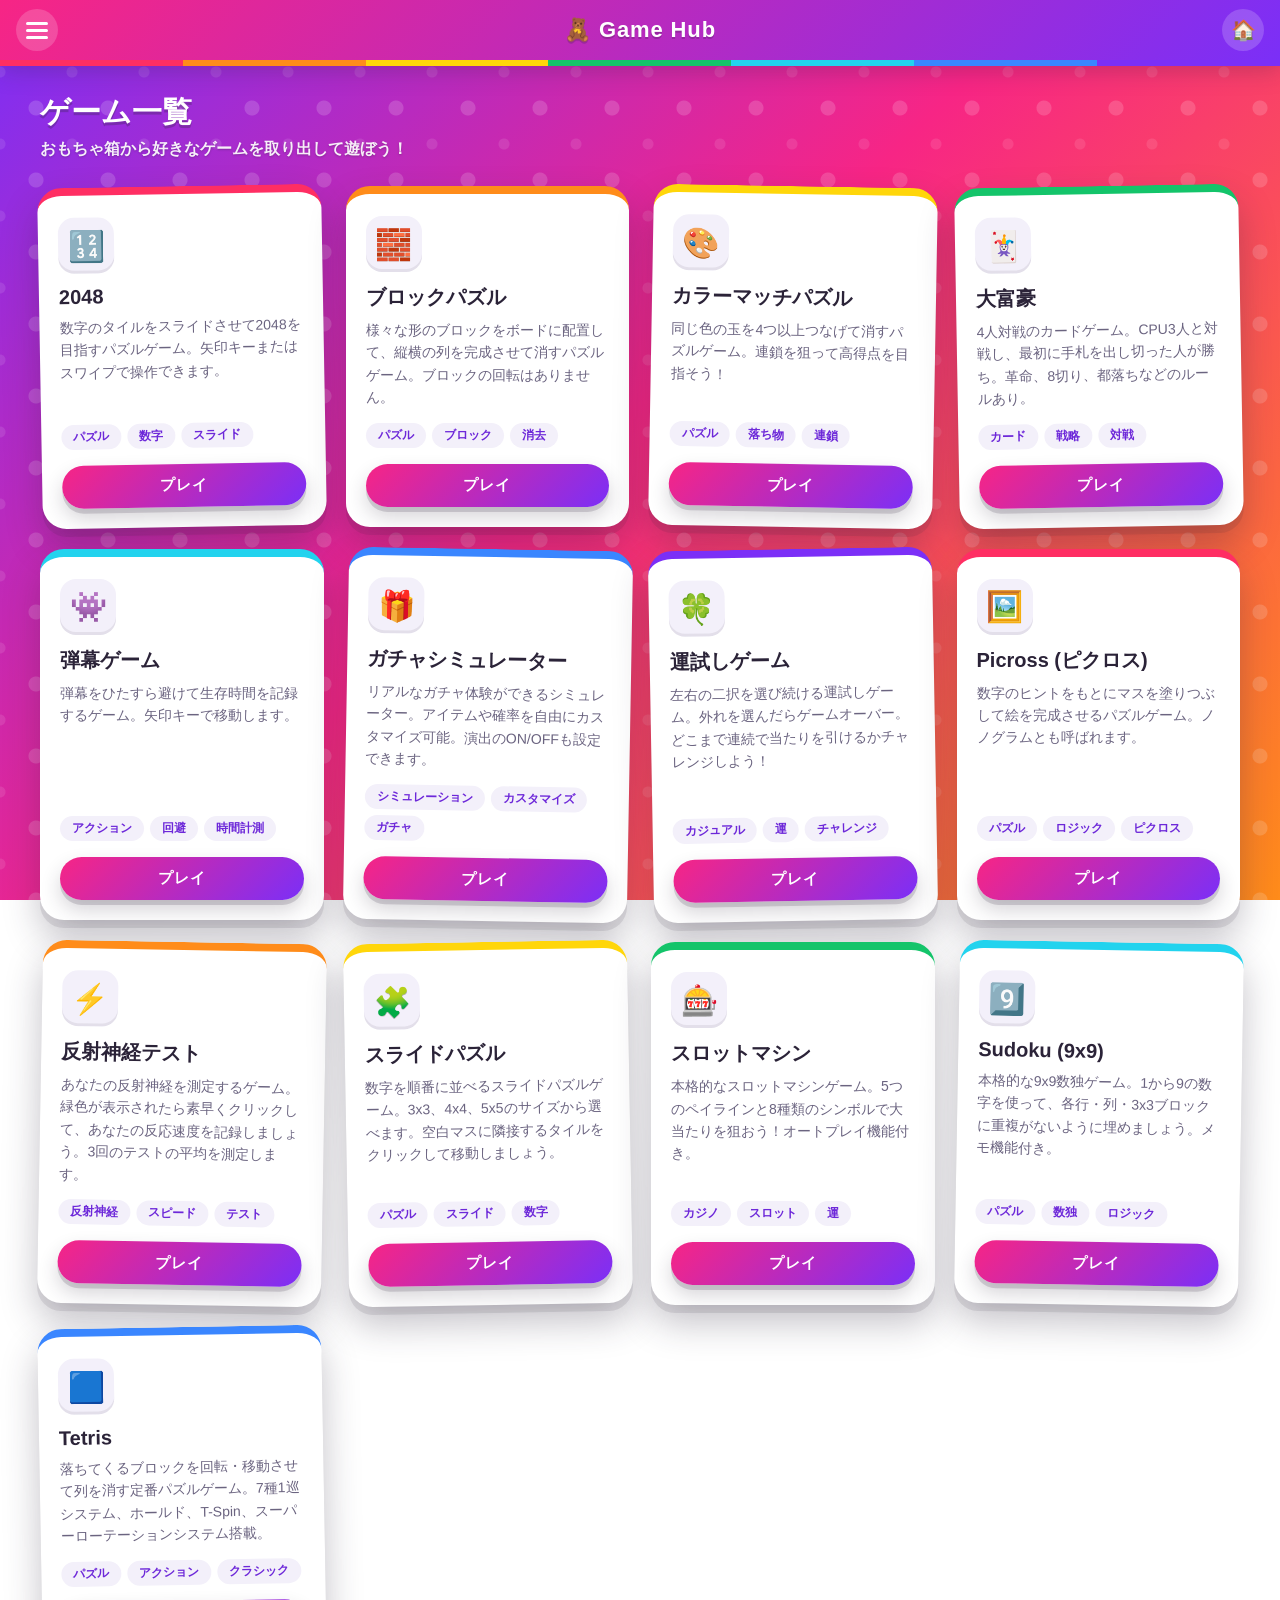
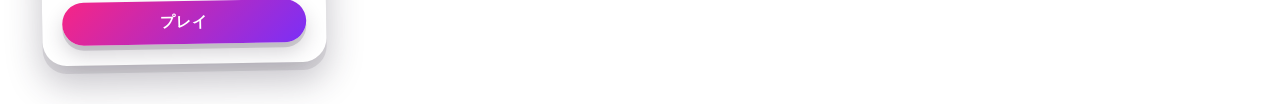
<file: index.html>
<!DOCTYPE html>
<html lang="ja">
<head>
    <meta charset="UTF-8">
    <meta name="viewport" content="width=device-width, initial-scale=1.0">
    <title>Game Hub</title>
    <link rel="stylesheet" href="assets/css/theme.css">
    <link rel="stylesheet" href="assets/css/styles.css">
</head>
<body>
    <!-- App Bar -->
    <header class="app-bar">
        <button id="menu-btn" class="icon-btn" aria-label="メニュー" aria-expanded="false" aria-controls="sidebar">
            <span class="menu-icon"></span>
        </button>
        <h1 class="app-title">Game Hub</h1>
        <button id="home-btn" class="icon-btn" aria-label="ホームに戻る">🏠</button>
    </header>

    <!-- Side Bar -->
    <nav id="sidebar" class="sidebar" aria-hidden="true">
        <div class="sidebar-content">
            <h2>Menu</h2>
            <ul id="sidebar-menu" class="sidebar-menu">
                <li><a href="#/" data-nav="home"><span class="nav-icon" aria-hidden="true">🏠</span>Home</a></li>
                <li class="divider"></li>
                <!-- Games will be inserted here -->
            </ul>
        </div>
    </nav>

    <!-- Overlay for sidebar -->
    <div id="sidebar-overlay" class="sidebar-overlay" aria-hidden="true"></div>

    <!-- Main Content -->
    <main id="main-content" class="main-content">
        <div id="view-container"></div>
    </main>

    <script type="module" src="assets/js/app.js"></script>
</body>
</html>
</file>
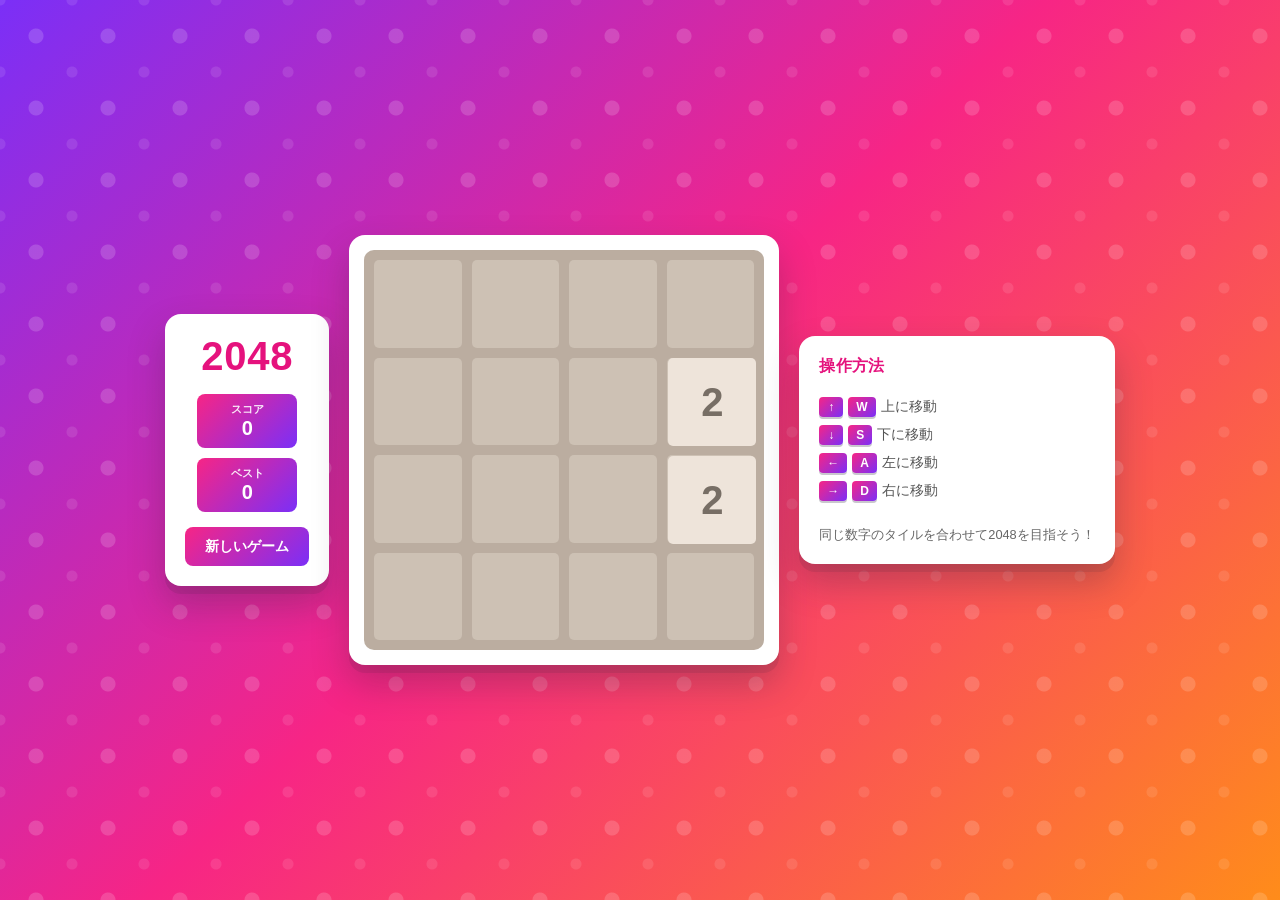
<file: games/2048/index.html>
<!DOCTYPE html>
<html lang="ja">
<head>
    <meta charset="UTF-8">
    <meta name="viewport" content="width=device-width, initial-scale=1.0">
    <title>2048</title>
    <link rel="stylesheet" href="../../assets/css/theme.css">
    <link rel="stylesheet" href="2048.css">
</head>
<body>
    <div class="game-wrapper">
        <div class="side-panel left-panel">
            <h1>2048</h1>
            <div class="scores-container">
                <div class="score-box">
                    <div class="score-label">スコア</div>
                    <div class="score-value" id="current-score">0</div>
                </div>
                <div class="score-box">
                    <div class="score-label">ベスト</div>
                    <div class="score-value" id="best-score">0</div>
                </div>
            </div>
            <button class="new-game-btn" id="new-game-btn" aria-label="新しいゲーム">新しいゲーム</button>
        </div>
        
        <div class="game-container">
            <div class="board" id="board">
                <div class="cell"></div>
                <div class="cell"></div>
                <div class="cell"></div>
                <div class="cell"></div>
                <div class="cell"></div>
                <div class="cell"></div>
                <div class="cell"></div>
                <div class="cell"></div>
                <div class="cell"></div>
                <div class="cell"></div>
                <div class="cell"></div>
                <div class="cell"></div>
                <div class="cell"></div>
                <div class="cell"></div>
                <div class="cell"></div>
                <div class="cell"></div>
            </div>
        </div>
        
        <div class="side-panel right-panel">
            <h3>操作方法</h3>
            <div class="instructions">
                <div class="instruction-item"><span class="key">↑</span><span class="key">W</span> 上に移動</div>
                <div class="instruction-item"><span class="key">↓</span><span class="key">S</span> 下に移動</div>
                <div class="instruction-item"><span class="key">←</span><span class="key">A</span> 左に移動</div>
                <div class="instruction-item"><span class="key">→</span><span class="key">D</span> 右に移動</div>
            </div>
            <p class="game-tip">同じ数字のタイルを合わせて2048を目指そう！</p>
        </div>
    </div>

    <div class="game-message" id="game-message">
        <div class="message-content">
            <h2 id="message-title"></h2>
            <p id="message-text"></p>
            <button id="try-again-btn">もう一度</button>
        </div>
    </div>

    <script type="module" src="2048.js"></script>
</body>
</html>
</file>
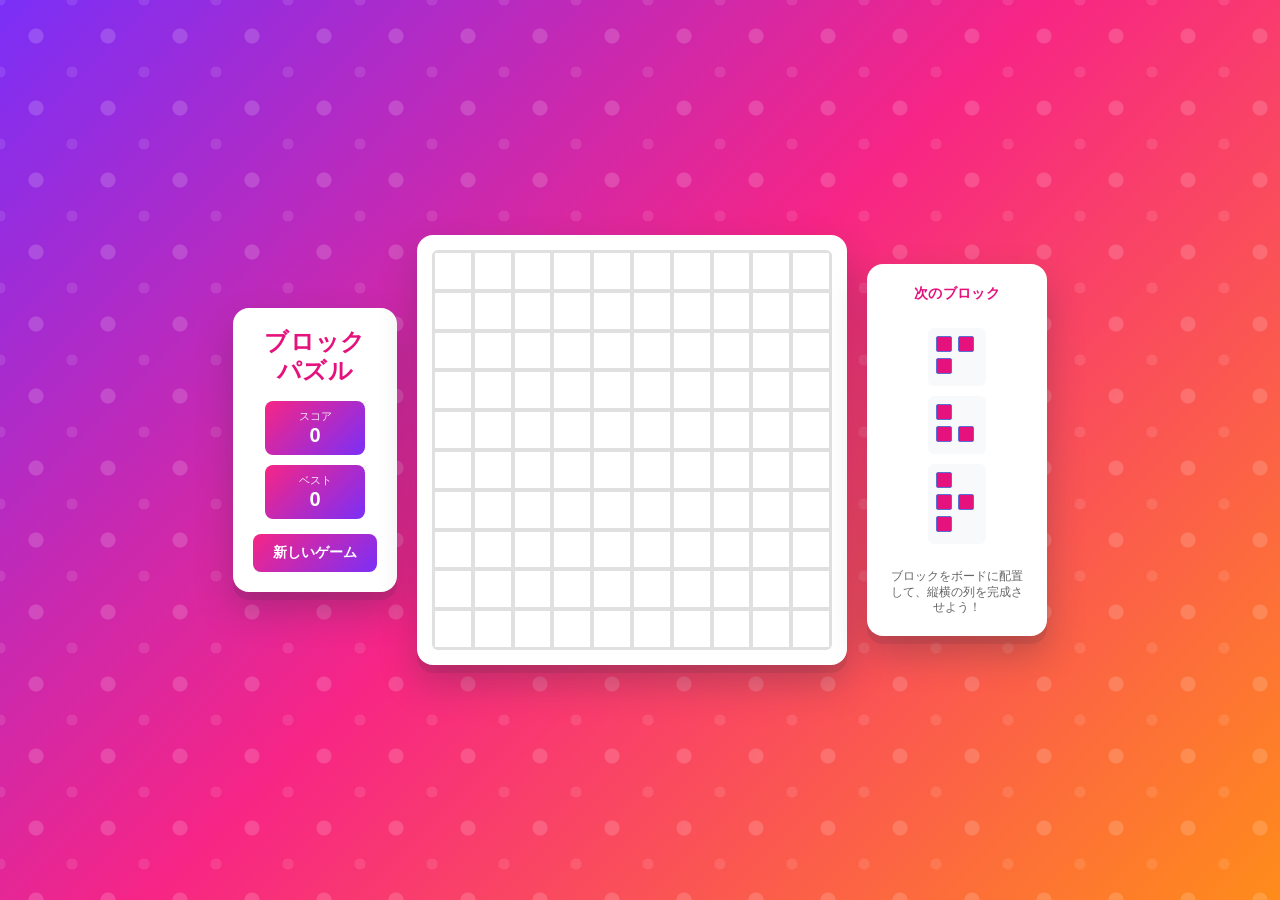
<file: games/block-puzzle/index.html>
<!DOCTYPE html>
<html lang="ja">
<head>
    <meta charset="UTF-8">
    <meta name="viewport" content="width=device-width, initial-scale=1.0">
    <title>ブロックパズル</title>
    <link rel="stylesheet" href="../../assets/css/theme.css">
    <link rel="stylesheet" href="block-puzzle.css">
</head>
<body>
    <div class="game-wrapper">
        <div class="side-panel left-panel">
            <h1>ブロック<br>パズル</h1>
            <div class="scores-container">
                <div class="score-box">
                    <div class="score-label">スコア</div>
                    <div class="score-value" id="current-score">0</div>
                </div>
                <div class="score-box">
                    <div class="score-label">ベスト</div>
                    <div class="score-value" id="best-score">0</div>
                </div>
            </div>
            <button class="new-game-btn" id="new-game-btn" aria-label="新しいゲーム">新しいゲーム</button>
        </div>
        
        <div class="game-container">
            <div class="board" id="board"></div>
        </div>
        
        <div class="side-panel right-panel">
            <h3>次のブロック</h3>
            <div class="pieces" id="pieces"></div>
            <p class="game-tip">ブロックをボードに配置して、縦横の列を完成させよう！</p>
        </div>
    </div>

    <div class="game-message" id="game-message">
        <div class="message-content">
            <h2 id="message-title"></h2>
            <p id="message-text"></p>
            <button id="try-again-btn" aria-label="もう一度プレイする">もう一度</button>
        </div>
    </div>

    <script type="module" src="block-puzzle.js"></script>
</body>
</html>
</file>
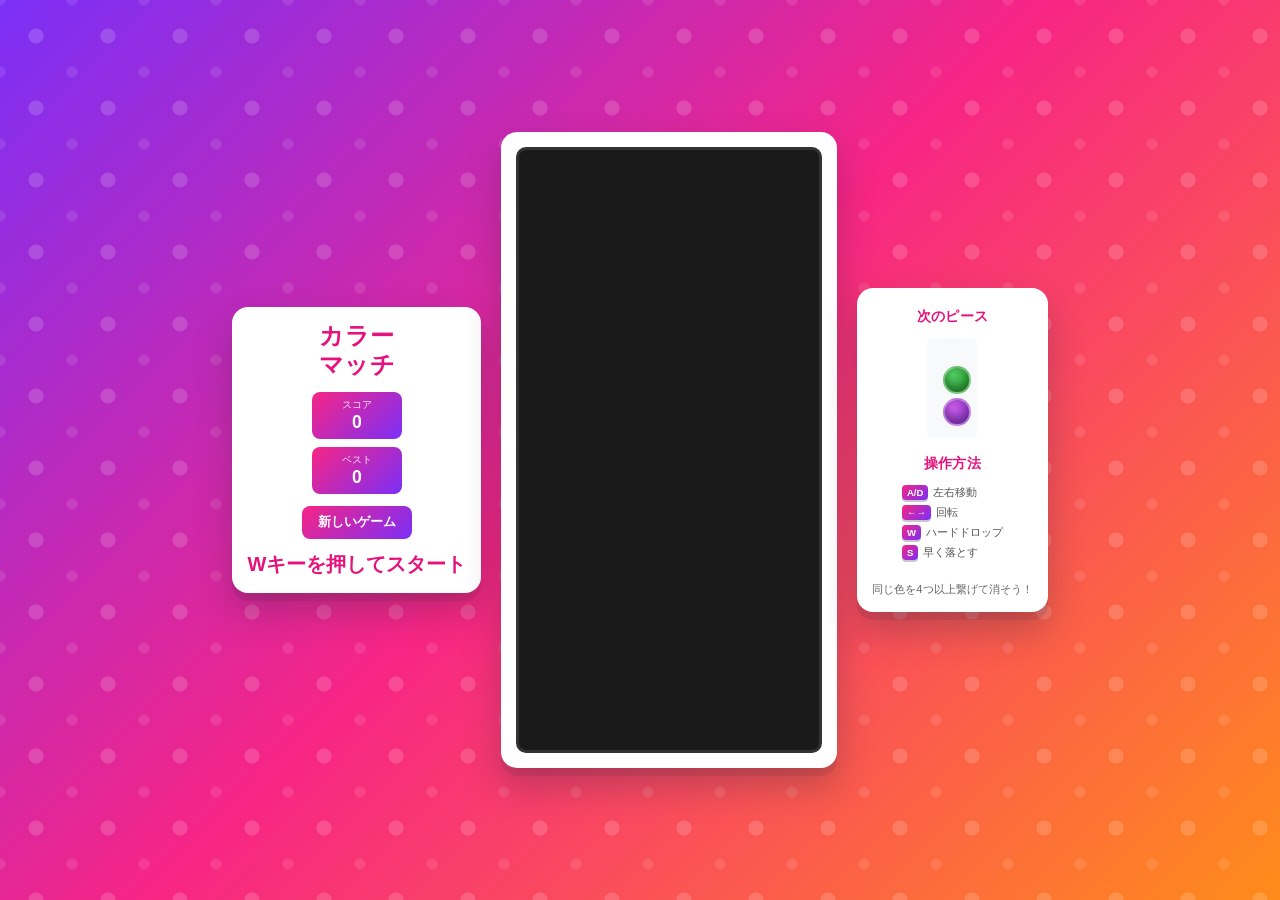
<file: games/color-match/index.html>
<!DOCTYPE html>
<html lang="ja">
<head>
    <meta charset="UTF-8">
    <meta name="viewport" content="width=device-width, initial-scale=1.0">
    <title>カラーマッチパズル</title>
    <link rel="stylesheet" href="../../assets/css/theme.css">
    <link rel="stylesheet" href="color-match.css">
</head>
<body>
    <div class="game-wrapper">
        <div class="side-panel left-panel">
            <h1>カラー<br>マッチ</h1>
            <div class="scores-container">
                <div class="score-box">
                    <div class="score-label">スコア</div>
                    <div class="score-value" id="current-score">0</div>
                </div>
                <div class="score-box">
                    <div class="score-label">ベスト</div>
                    <div class="score-value" id="best-score">0</div>
                </div>
            </div>
            <button class="new-game-btn" id="new-game-btn" aria-label="新しいゲーム">新しいゲーム</button>
            <div class="chain-display" id="chain-display"></div>
        </div>
        
        <div class="game-container">
            <canvas id="game-canvas" width="300" height="600"></canvas>
        </div>
        
        <div class="side-panel right-panel">
            <h3>次のピース</h3>
            <div class="next-piece" id="next-piece"></div>
            <h3>操作方法</h3>
            <div class="instructions">
                <div class="key-item"><span class="key">A/D</span> 左右移動</div>
                <div class="key-item"><span class="key">←→</span> 回転</div>
                <div class="key-item"><span class="key">W</span> ハードドロップ</div>
                <div class="key-item"><span class="key">S</span> 早く落とす</div>
            </div>
            <p class="game-tip">同じ色を4つ以上繋げて消そう！</p>
        </div>
    </div>

    <div class="game-message" id="game-message">
        <div class="message-content">
            <h2 id="message-title"></h2>
            <p id="message-text"></p>
            <button id="try-again-btn">もう一度</button>
        </div>
    </div>

    <script type="module" src="color-match.js"></script>
</body>
</html>
</file>
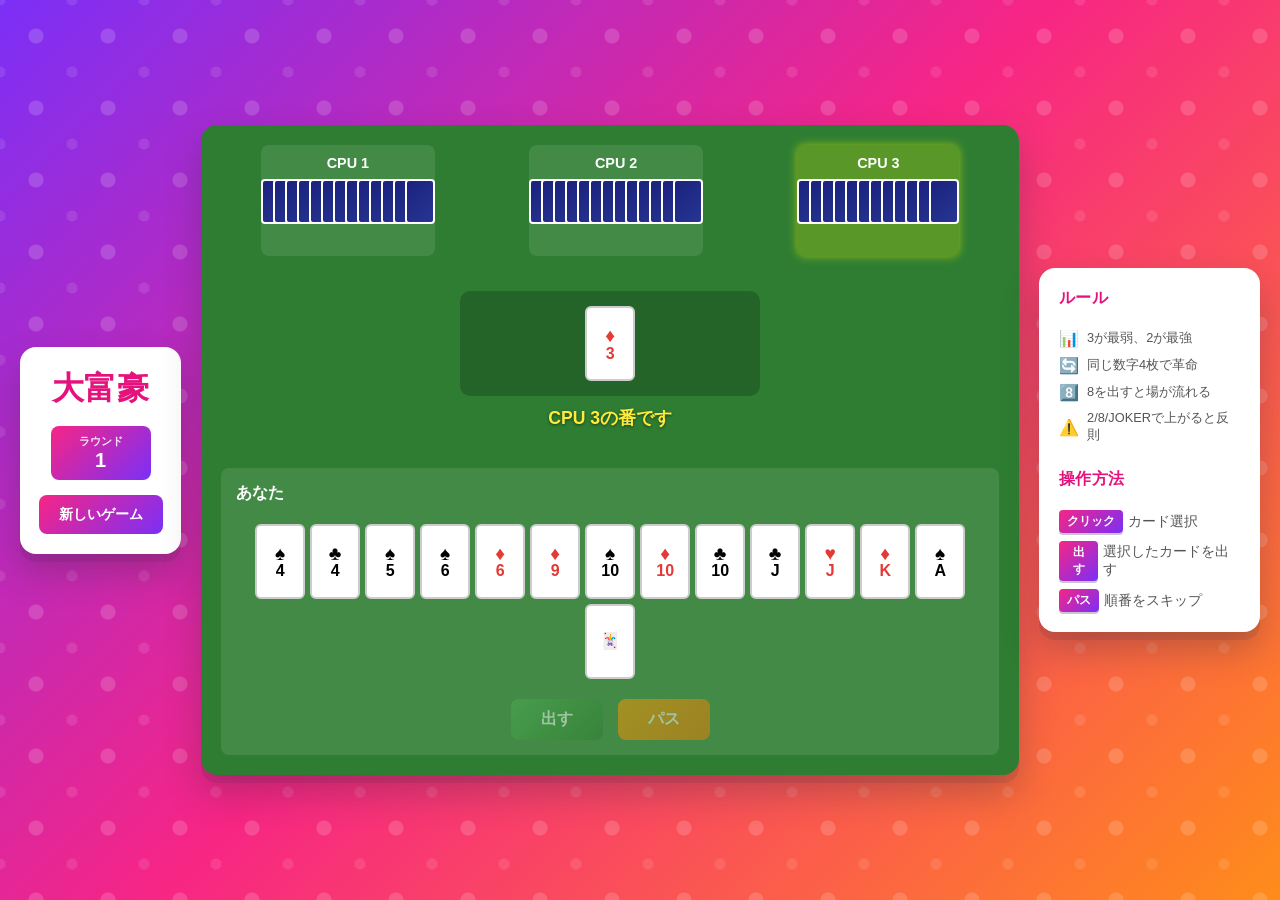
<file: games/daifugo/index.html>
<!DOCTYPE html>
<html lang="ja">
<head>
    <meta charset="UTF-8">
    <meta name="viewport" content="width=device-width, initial-scale=1.0">
    <title>大富豪</title>
    <link rel="stylesheet" href="../../assets/css/theme.css">
    <link rel="stylesheet" href="daifugo.css">
</head>
<body>
    <div class="game-wrapper">
        <div class="side-panel left-panel">
            <h1>大富豪</h1>
            <div class="round-info">
                <div class="round-label">ラウンド</div>
                <div class="round-value" id="round-number">1</div>
            </div>
            <div class="status-box" id="revolution-status" style="display: none;">
                <span class="status-icon">🔄</span>
                <span class="status-text">革命中</span>
            </div>
            <button class="new-game-btn" id="new-game-btn" aria-label="新しいゲーム">新しいゲーム</button>
        </div>
        
        <div class="game-container">
            <!-- Opponent areas (CPU) -->
            <div class="opponents-area">
                <div class="opponent" id="opponent-1" aria-label="CPU 1のエリア">
                    <div class="opponent-name">CPU 1</div>
                    <div class="opponent-cards" id="opponent-1-cards" aria-label="CPU 1の手札"></div>
                    <div class="opponent-status" id="opponent-1-status" role="status" aria-live="polite"></div>
                </div>
                <div class="opponent" id="opponent-2" aria-label="CPU 2のエリア">
                    <div class="opponent-name">CPU 2</div>
                    <div class="opponent-cards" id="opponent-2-cards" aria-label="CPU 2の手札"></div>
                    <div class="opponent-status" id="opponent-2-status" role="status" aria-live="polite"></div>
                </div>
                <div class="opponent" id="opponent-3" aria-label="CPU 3のエリア">
                    <div class="opponent-name">CPU 3</div>
                    <div class="opponent-cards" id="opponent-3-cards" aria-label="CPU 3の手札"></div>
                    <div class="opponent-status" id="opponent-3-status" role="status" aria-live="polite"></div>
                </div>
            </div>
            
            <!-- Field (center) -->
            <div class="field-area">
                <div class="field" id="field" aria-label="カード場" role="region">
                    <div class="field-placeholder">場にカードがありません</div>
                </div>
                <div class="message-area" id="message-area" role="status" aria-live="polite"></div>
            </div>
            
            <!-- Player hand (bottom) -->
            <div class="player-area">
                <div class="player-info">
                    <span class="player-name">あなた</span>
                    <span class="player-status" id="player-status"></span>
                </div>
                <div class="player-hand" id="player-hand"></div>
                <div class="player-actions">
                    <button class="action-btn play-btn" id="play-btn" aria-label="出す" disabled>出す</button>
                    <button class="action-btn pass-btn" id="pass-btn" aria-label="パス">パス</button>
                </div>
            </div>
        </div>
        
        <div class="side-panel right-panel">
            <h3>ルール</h3>
            <div class="rules-list">
                <div class="rule-item">
                    <span class="rule-icon">📊</span>
                    <span class="rule-text">3が最弱、2が最強</span>
                </div>
                <div class="rule-item">
                    <span class="rule-icon">🔄</span>
                    <span class="rule-text">同じ数字4枚で革命</span>
                </div>
                <div class="rule-item">
                    <span class="rule-icon">8️⃣</span>
                    <span class="rule-text">8を出すと場が流れる</span>
                </div>
                <div class="rule-item">
                    <span class="rule-icon">⚠️</span>
                    <span class="rule-text">2/8/JOKERで上がると反則</span>
                </div>
            </div>
            <h3>操作方法</h3>
            <div class="instructions">
                <div class="instruction-item"><span class="key">クリック</span> カード選択</div>
                <div class="instruction-item"><span class="key">出す</span> 選択したカードを出す</div>
                <div class="instruction-item"><span class="key">パス</span> 順番をスキップ</div>
            </div>
        </div>
    </div>

    <div class="game-message" id="game-message" role="dialog" aria-modal="true" aria-labelledby="message-title">
        <div class="message-content">
            <h2 id="message-title"></h2>
            <p id="message-text"></p>
            <button id="next-round-btn">次のラウンドへ</button>
        </div>
    </div>

    <script type="module" src="daifugo.js"></script>
</body>
</html>
</file>
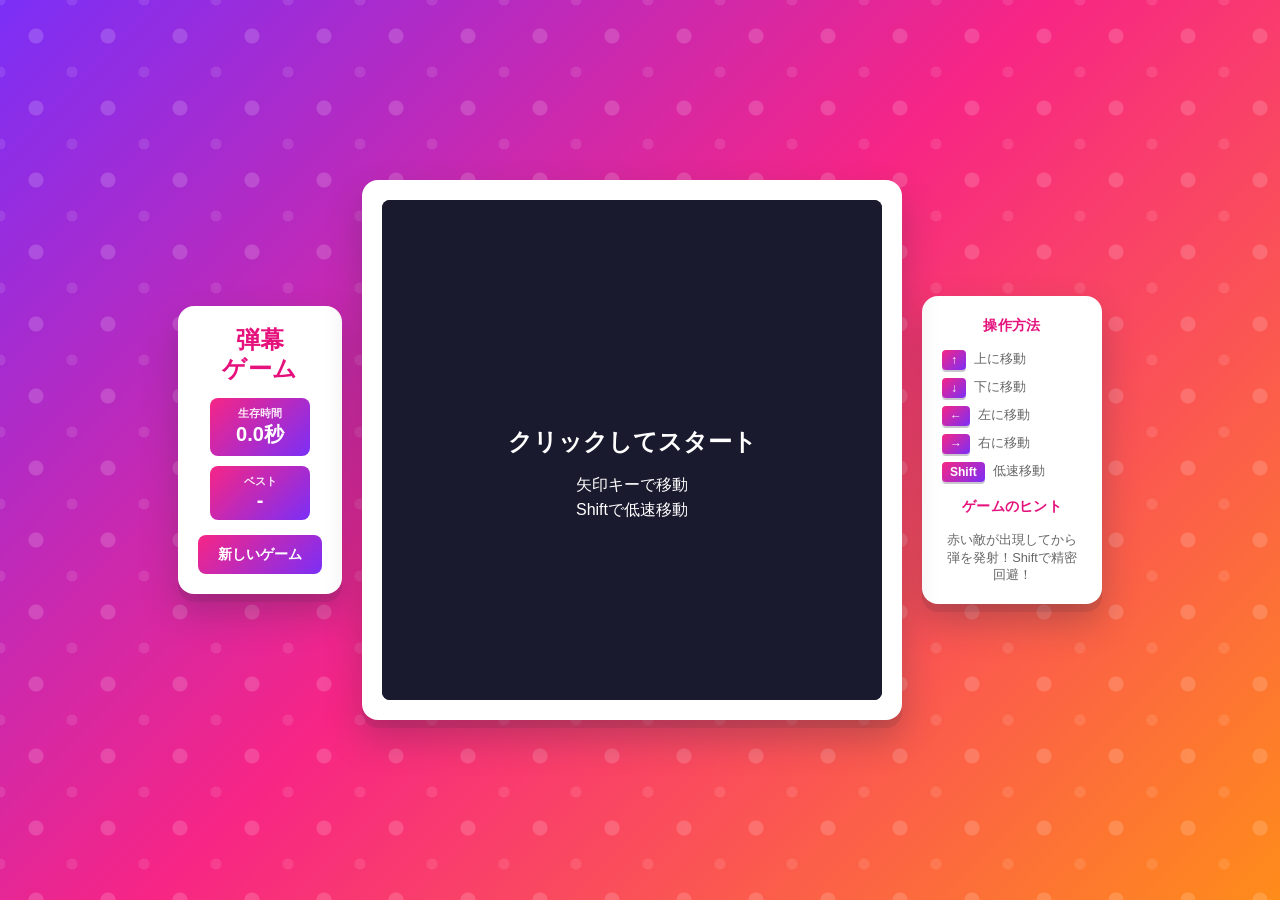
<file: games/danmaku/index.html>
<!DOCTYPE html>
<html lang="ja">
<head>
    <meta charset="UTF-8">
    <meta name="viewport" content="width=device-width, initial-scale=1.0">
    <title>弾幕ゲーム</title>
    <link rel="stylesheet" href="../../assets/css/theme.css">
    <link rel="stylesheet" href="danmaku.css">
</head>
<body>
    <div class="game-wrapper">
        <div class="side-panel left-panel">
            <h1>弾幕<br>ゲーム</h1>
            <div class="stats-container">
                <div class="stat-box">
                    <div class="stat-label">生存時間</div>
                    <div class="stat-value" id="time-display">0.0秒</div>
                </div>
                <div class="stat-box">
                    <div class="stat-label">ベスト</div>
                    <div class="stat-value" id="best-time">-</div>
                </div>
            </div>
            <button class="new-game-btn" id="new-game-btn" aria-label="新しいゲーム">新しいゲーム</button>
        </div>
        
        <div class="game-container">
            <canvas id="game-canvas" width="500" height="500" tabindex="0" role="application" aria-label="弾幕ゲーム プレイエリア"></canvas>
            <div class="game-over-screen hidden" id="game-over-screen">
                <h2>ゲームオーバー</h2>
                <div class="final-time" id="final-time"></div>
                <button class="retry-btn" id="retry-btn" aria-label="リトライ">リトライ</button>
            </div>
        </div>
        
        <div class="side-panel right-panel">
            <h3>操作方法</h3>
            <div class="instructions">
                <div class="key-item">
                    <span class="key">↑</span> 上に移動
                </div>
                <div class="key-item">
                    <span class="key">↓</span> 下に移動
                </div>
                <div class="key-item">
                    <span class="key">←</span> 左に移動
                </div>
                <div class="key-item">
                    <span class="key">→</span> 右に移動
                </div>
                <div class="key-item">
                    <span class="key">Shift</span> 低速移動
                </div>
            </div>
            <h3>ゲームのヒント</h3>
            <p class="game-tip">赤い敵が出現してから弾を発射！Shiftで精密回避！</p>
        </div>
    </div>

    <script type="module" src="danmaku.js"></script>
</body>
</html>
</file>
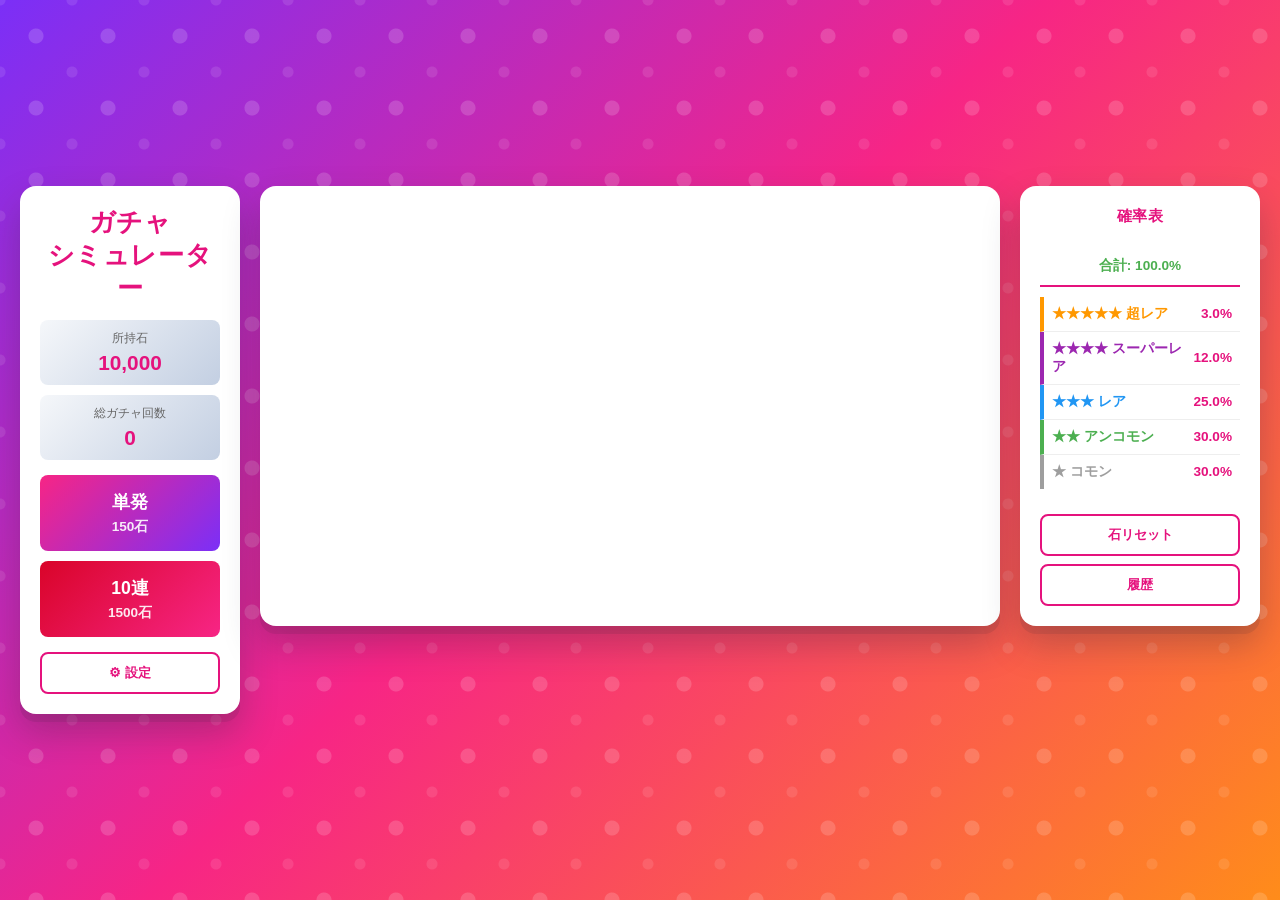
<file: games/gacha/index.html>
<!DOCTYPE html>
<html lang="ja">
<head>
    <meta charset="UTF-8">
    <meta name="viewport" content="width=device-width, initial-scale=1.0">
    <title>ガチャシミュレーター</title>
    <link rel="stylesheet" href="../../assets/css/theme.css">
    <link rel="stylesheet" href="gacha.css">
</head>
<body>
    <div class="game-wrapper">
        <div class="side-panel left-panel">
            <h1>ガチャ<br>シミュレーター</h1>
            <div class="stats-container">
                <div class="stat-box">
                    <div class="stat-label">所持石</div>
                    <div class="stat-value" id="currency">10000</div>
                </div>
                <div class="stat-box">
                    <div class="stat-label">総ガチャ回数</div>
                    <div class="stat-value" id="total-count">0</div>
                </div>
            </div>
            <div class="button-group">
                <button class="gacha-btn single-btn" id="single-gacha-btn" aria-label="単発ガチャ">
                    <span class="btn-text">単発</span>
                    <span class="btn-cost">150石</span>
                </button>
                <button class="gacha-btn multi-btn" id="multi-gacha-btn" aria-label="10連ガチャ">
                    <span class="btn-text">10連</span>
                    <span class="btn-cost">1500石</span>
                </button>
            </div>
            <button class="settings-btn" id="settings-btn" aria-label="設定を開く">⚙ 設定</button>
        </div>
        
        <div class="game-container">
            <div class="result-area" id="result-area">
                <div class="result-grid" id="result-grid"></div>
            </div>
        </div>
        
        <div class="side-panel right-panel">
            <h3>確率表</h3>
            <div class="probability-table" id="probability-table"></div>
            <div class="right-panel-buttons">
                <button class="small-btn" id="reset-currency-btn" aria-label="石をリセット">石リセット</button>
                <button class="small-btn" id="history-btn" aria-label="履歴を見る">履歴</button>
            </div>
        </div>
    </div>

    <!-- Settings Modal -->
    <div class="modal" id="settings-modal">
        <div class="modal-content">
            <div class="modal-header">
                <h2>設定</h2>
                <button class="close-btn" id="close-settings-btn" aria-label="閉じる">×</button>
            </div>
            <div class="modal-body">
                <div class="settings-section">
                    <h3>表示設定</h3>
                    <label class="checkbox-label">
                        <input type="checkbox" id="animation-toggle" checked>
                        <span>アニメーション有効</span>
                    </label>
                    <label class="checkbox-label">
                        <input type="checkbox" id="probability-toggle" checked>
                        <span>確率表示</span>
                    </label>
                </div>
                
                <div class="settings-section">
                    <h3>グループ・サブグループ・アイテム設定</h3>
                    <div class="groups-editor" id="groups-editor"></div>
                </div>
                
                <div class="settings-actions">
                    <button class="save-btn" id="save-settings-btn">保存</button>
                    <button class="reset-btn" id="reset-settings-btn">初期設定に戻す</button>
                </div>
            </div>
        </div>
    </div>

    <!-- History Modal -->
    <div class="modal" id="history-modal">
        <div class="modal-content">
            <div class="modal-header">
                <h2>ガチャ履歴</h2>
                <button class="close-btn" id="close-history-btn" aria-label="閉じる">×</button>
            </div>
            <div class="modal-body">
                <div class="history-stats" id="history-stats"></div>
                <div class="history-list" id="history-list"></div>
                <button class="clear-history-btn" id="clear-history-btn">履歴をクリア</button>
            </div>
        </div>
    </div>

    <script type="module" src="gacha.js"></script>
</body>
</html>
</file>
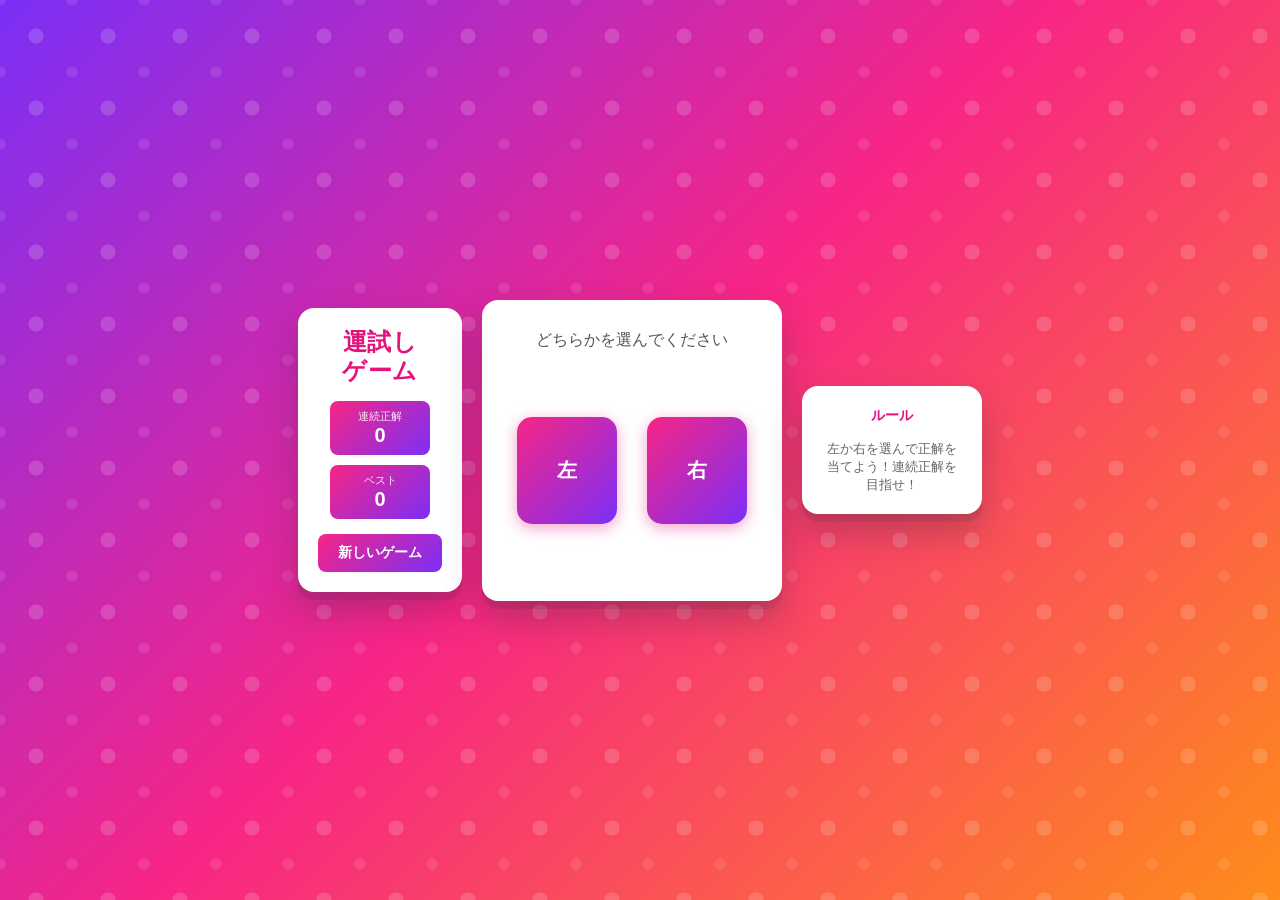
<file: games/luck-test/index.html>
<!DOCTYPE html>
<html lang="ja">
<head>
    <meta charset="UTF-8">
    <meta name="viewport" content="width=device-width, initial-scale=1.0">
    <title>運試しゲーム</title>
    <link rel="stylesheet" href="../../assets/css/theme.css">
    <link rel="stylesheet" href="luck-test.css">
</head>
<body>
    <div class="game-wrapper">
        <div class="side-panel left-panel">
            <h1>運試し<br>ゲーム</h1>
            <div class="scores-container">
                <div class="score-box">
                    <div class="score-label">連続正解</div>
                    <div class="score-value" id="current-score">0</div>
                </div>
                <div class="score-box">
                    <div class="score-label">ベスト</div>
                    <div class="score-value" id="best-score">0</div>
                </div>
            </div>
            <button class="new-game-btn" id="new-game-btn" aria-label="新しいゲーム">新しいゲーム</button>
        </div>
        
        <div class="game-container">
            <div class="game-info" id="game-info">どちらかを選んでください</div>
            <div class="game-area" id="game-area">
                <div class="choices-container" id="choices-container">
                    <button class="choice-btn" id="left-btn" aria-label="左を選ぶ">
                        <span class="choice-text">左</span>
                    </button>
                    <button class="choice-btn" id="right-btn" aria-label="右を選ぶ">
                        <span class="choice-text">右</span>
                    </button>
                </div>
                <div class="result-container" id="result-container">
                    <div class="result-message" id="result-message"></div>
                </div>
            </div>
        </div>
        
        <div class="side-panel right-panel">
            <h3>ルール</h3>
            <p class="game-tip">左か右を選んで正解を当てよう！連続正解を目指せ！</p>
        </div>
    </div>

    <div class="game-message" id="game-message">
        <div class="message-content">
            <h2 id="message-title">ゲームオーバー</h2>
            <p id="message-text"></p>
            <button id="try-again-btn" aria-label="もう一度プレイ">もう一度</button>
        </div>
    </div>

    <script type="module" src="luck-test.js"></script>
</body>
</html>
</file>
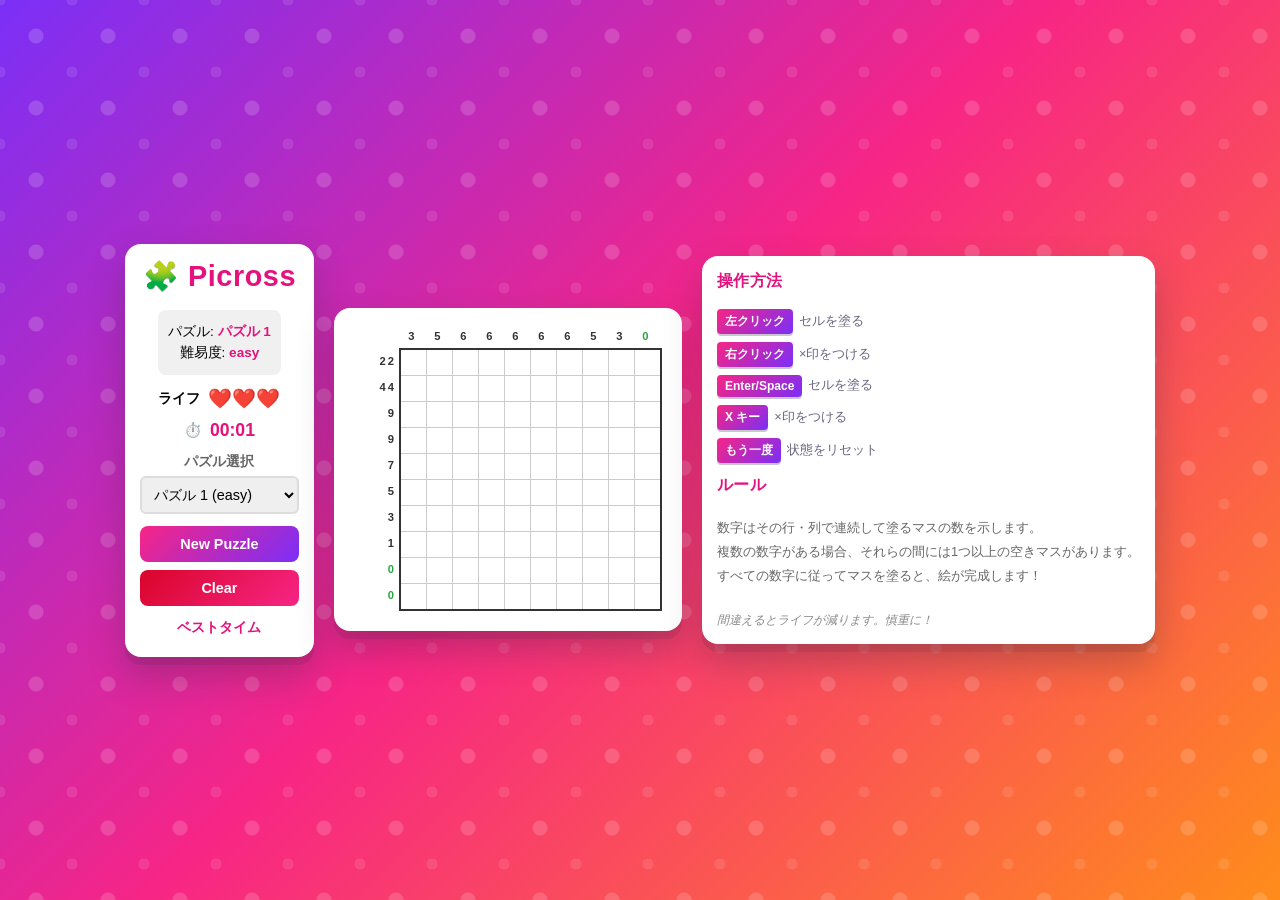
<file: games/picross/index.html>
<!DOCTYPE html>
<html lang="ja">
<head>
    <meta charset="UTF-8">
    <meta name="viewport" content="width=device-width, initial-scale=1.0">
    <title>Picross</title>
    <link rel="stylesheet" href="../../assets/css/theme.css">
    <link rel="stylesheet" href="picross.css">
</head>
<body>
    <div class="game-wrapper">
        <div class="side-panel left-panel">
            <h1>🧩 Picross</h1>
            <div class="puzzle-info">
                <div class="puzzle-name">パズル: <span id="puzzle-name">-</span></div>
                <div class="puzzle-difficulty">難易度: <span id="puzzle-difficulty">-</span></div>
            </div>
            <div id="answer-reveal" class="answer-reveal" style="display: none;">
                <div class="answer-label">答え:</div>
                <div class="answer-name" id="answer-name">-</div>
            </div>
            <div class="info-section">
                <div class="lives-container">
                    <span class="lives-label">ライフ</span>
                    <span id="lives" class="lives">❤️❤️❤️</span>
                </div>
                <div class="timer-container">
                    <span class="timer-label">⏱️</span>
                    <span id="timer" class="timer">00:00</span>
                </div>
            </div>
            <div class="puzzle-selector">
                <label for="puzzle-select">パズル選択</label>
                <select id="puzzle-select" aria-label="パズルを選択"></select>
            </div>
            <div class="controls">
                <button class="control-btn btn-new" id="new-game" aria-label="新しいパズルを開始">New Puzzle</button>
                <button class="control-btn btn-clear" id="clear-board" aria-label="盤面をクリア">Clear</button>
            </div>
            <div class="best-times">
                <h4>ベストタイム</h4>
                <div id="best-times-list"></div>
            </div>
        </div>
        
        <div class="game-container">
            <div id="status" class="status"></div>
            <div id="board-container" class="board-container"></div>
        </div>
        
        <div class="side-panel right-panel">
            <h3>操作方法</h3>
            <div class="instructions">
                <div class="instruction-item">
                    <span class="key">左クリック</span> セルを塗る
                </div>
                <div class="instruction-item">
                    <span class="key">右クリック</span> ×印をつける
                </div>
                <div class="instruction-item">
                    <span class="key">Enter/Space</span> セルを塗る
                </div>
                <div class="instruction-item">
                    <span class="key">X キー</span> ×印をつける
                </div>
                <div class="instruction-item">
                    <span class="key">もう一度</span> 状態をリセット
                </div>
            </div>
            <h3>ルール</h3>
            <div class="rules">
                <p>数字はその行・列で連続して塗るマスの数を示します。</p>
                <p>複数の数字がある場合、それらの間には1つ以上の空きマスがあります。</p>
                <p>すべての数字に従ってマスを塗ると、絵が完成します！</p>
            </div>
            <p class="game-tip">間違えるとライフが減ります。慎重に！</p>
        </div>
    </div>

    <div class="game-message" id="game-message">
        <div class="message-content">
            <h2 id="message-title"></h2>
            <p id="message-text"></p>
            <button class="message-btn" id="try-again-btn">もう一度</button>
        </div>
    </div>

    <script type="module" src="picross.js"></script>
</body>
</html>
</file>
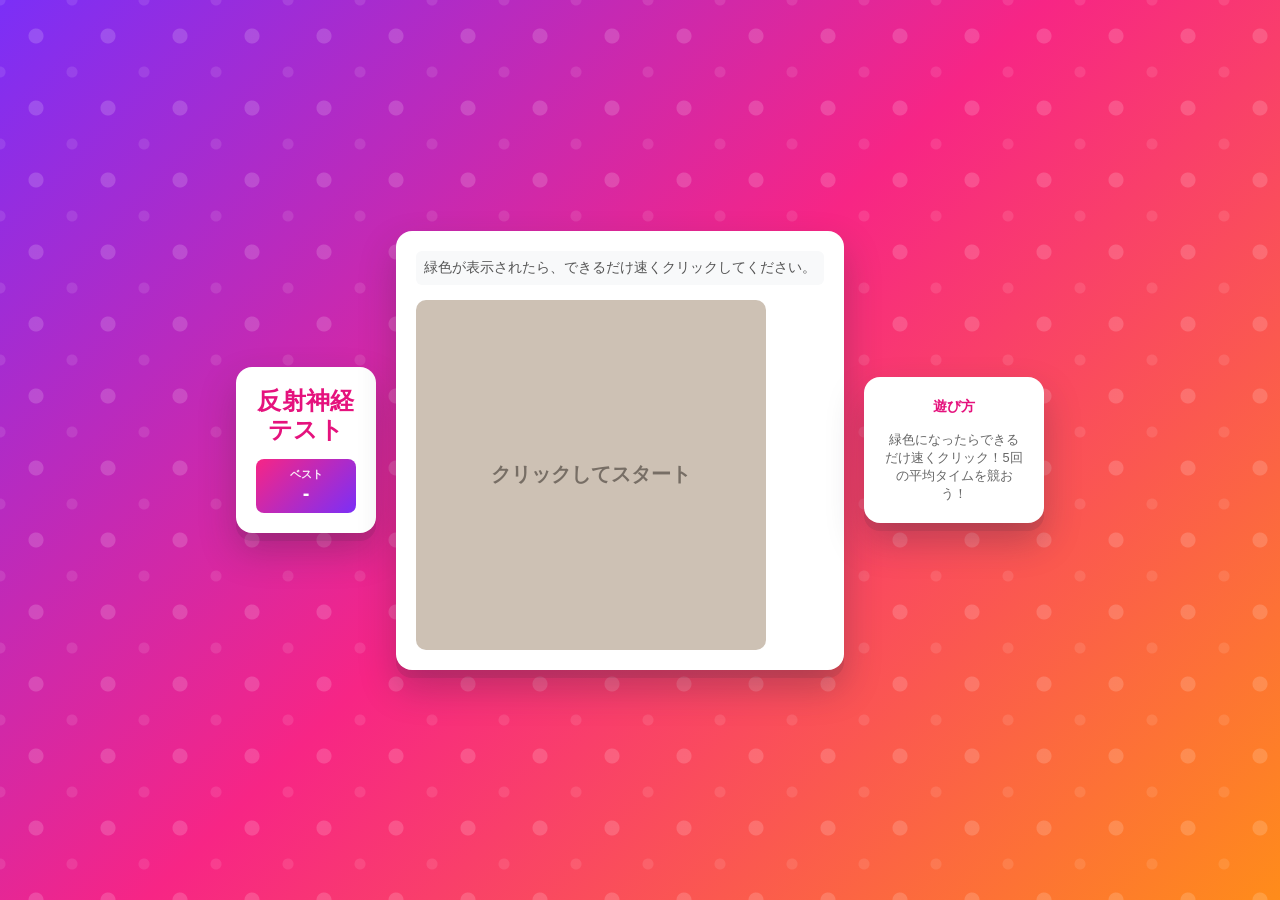
<file: games/reaction-test/index.html>
<!DOCTYPE html>
<html lang="ja">
<head>
    <meta charset="UTF-8">
    <meta name="viewport" content="width=device-width, initial-scale=1.0">
    <title>反射神経テスト</title>
    <link rel="stylesheet" href="../../assets/css/theme.css">
    <link rel="stylesheet" href="reaction-test.css">
</head>
<body>
    <div class="game-wrapper">
        <div class="side-panel left-panel">
            <h1>反射神経<br>テスト</h1>
            <div class="stats-container">
                <div class="stat-box">
                    <div class="stat-label">ベスト</div>
                    <div class="stat-value" id="best-time">-</div>
                </div>
            </div>
        </div>
        
        <div class="game-container">
            <div class="game-info" id="game-info">緑色が表示されたら、できるだけ速くクリックしてください。</div>
            <div class="test-area" id="test-area" role="button" tabindex="0" aria-label="反射神経テストエリア">
                <div class="status-message" id="status-message" aria-live="polite">
                    クリックしてスタート
                </div>
            </div>
            <div class="results hidden" id="results">
                <h2>結果</h2>
                <div class="result-list" id="result-list"></div>
                <div class="average-time">
                    <span class="label">平均反応時間:</span>
                    <span class="value" id="average-time">-</span>
                </div>
                <button class="retry-btn" id="retry-btn" aria-label="もう一度">もう一度</button>
            </div>
        </div>
        
        <div class="side-panel right-panel">
            <h3>遊び方</h3>
            <p class="game-tip">緑色になったらできるだけ速くクリック！5回の平均タイムを競おう！</p>
        </div>
    </div>

    <script type="module" src="reaction-test.js"></script>
</body>
</html>
</file>
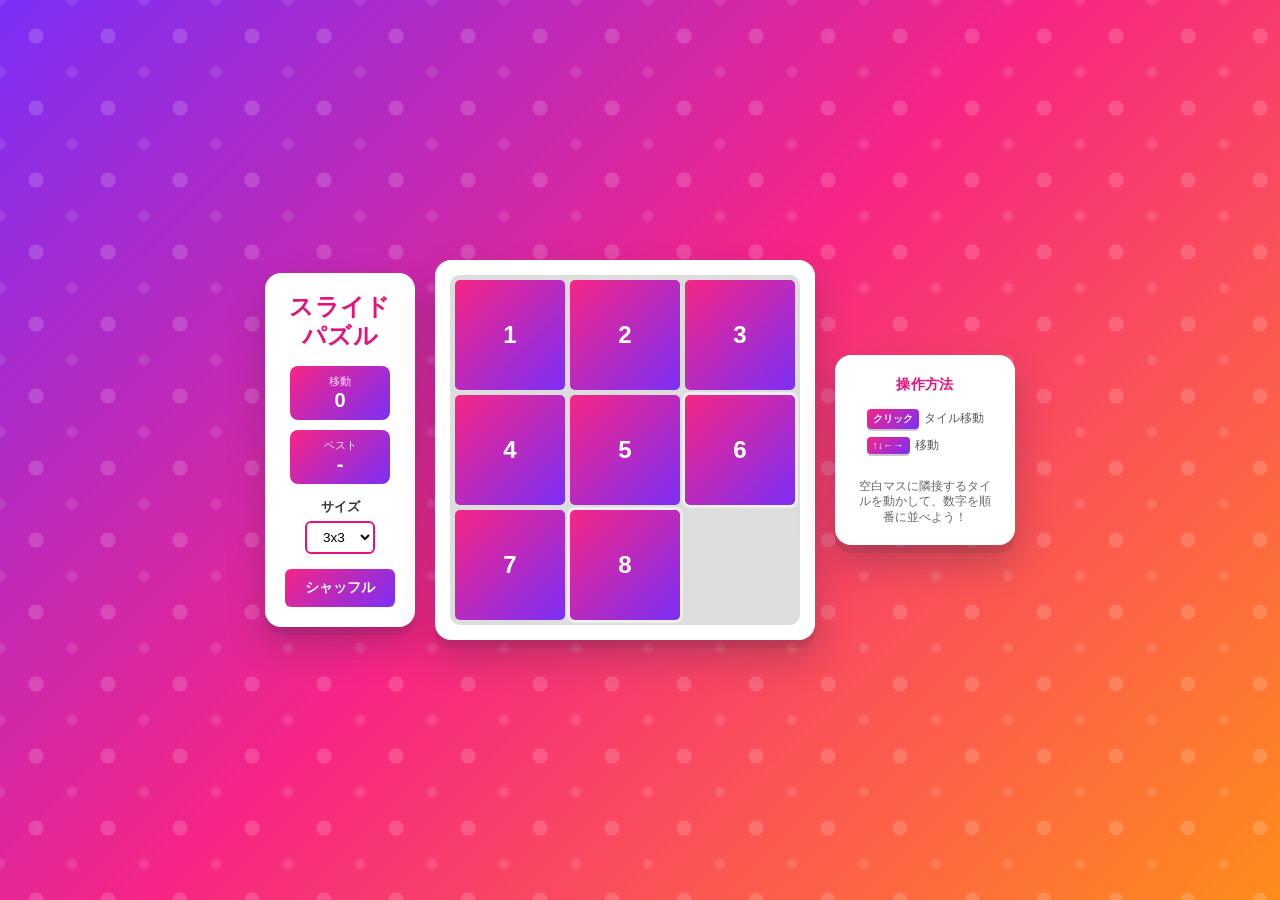
<file: games/slide-puzzle/index.html>
<!DOCTYPE html>
<html lang="ja">
<head>
    <meta charset="UTF-8">
    <meta name="viewport" content="width=device-width, initial-scale=1.0">
    <title>スライドパズル</title>
    <link rel="stylesheet" href="../../assets/css/theme.css">
    <link rel="stylesheet" href="slide-puzzle.css">
</head>
<body>
    <div class="game-wrapper">
        <div class="side-panel left-panel">
            <h1>スライド<br>パズル</h1>
            <div class="stats-container">
                <div class="stat-box">
                    <div class="stat-label">移動</div>
                    <div class="stat-value" id="move-count">0</div>
                </div>
                <div class="stat-box">
                    <div class="stat-label">ベスト</div>
                    <div class="stat-value" id="best-moves">-</div>
                </div>
            </div>
            <div class="size-selector">
                <label for="size-select">サイズ</label>
                <select id="size-select" aria-label="ボードサイズを選択">
                    <option value="3">3x3</option>
                    <option value="4">4x4</option>
                    <option value="5">5x5</option>
                </select>
            </div>
            <button class="shuffle-btn" id="shuffle-btn" aria-label="シャッフル">シャッフル</button>
        </div>
        
        <div class="game-container">
            <div class="board" id="board" role="grid" aria-label="スライドパズルボード">
            </div>
        </div>
        
        <div class="side-panel right-panel">
            <h3>操作方法</h3>
            <div class="instructions">
                <div class="key-item"><span class="key">クリック</span> タイル移動</div>
                <div class="key-item"><span class="key">↑↓←→</span> 移動</div>
            </div>
            <p class="game-tip">空白マスに隣接するタイルを動かして、数字を順番に並べよう！</p>
        </div>
    </div>

    <div class="game-message" id="game-message">
        <div class="message-content">
            <h2 id="message-title"></h2>
            <p id="message-text"></p>
            <button id="new-game-btn">新しいゲーム</button>
        </div>
    </div>

    <script type="module" src="slide-puzzle.js"></script>
</body>
</html>
</file>
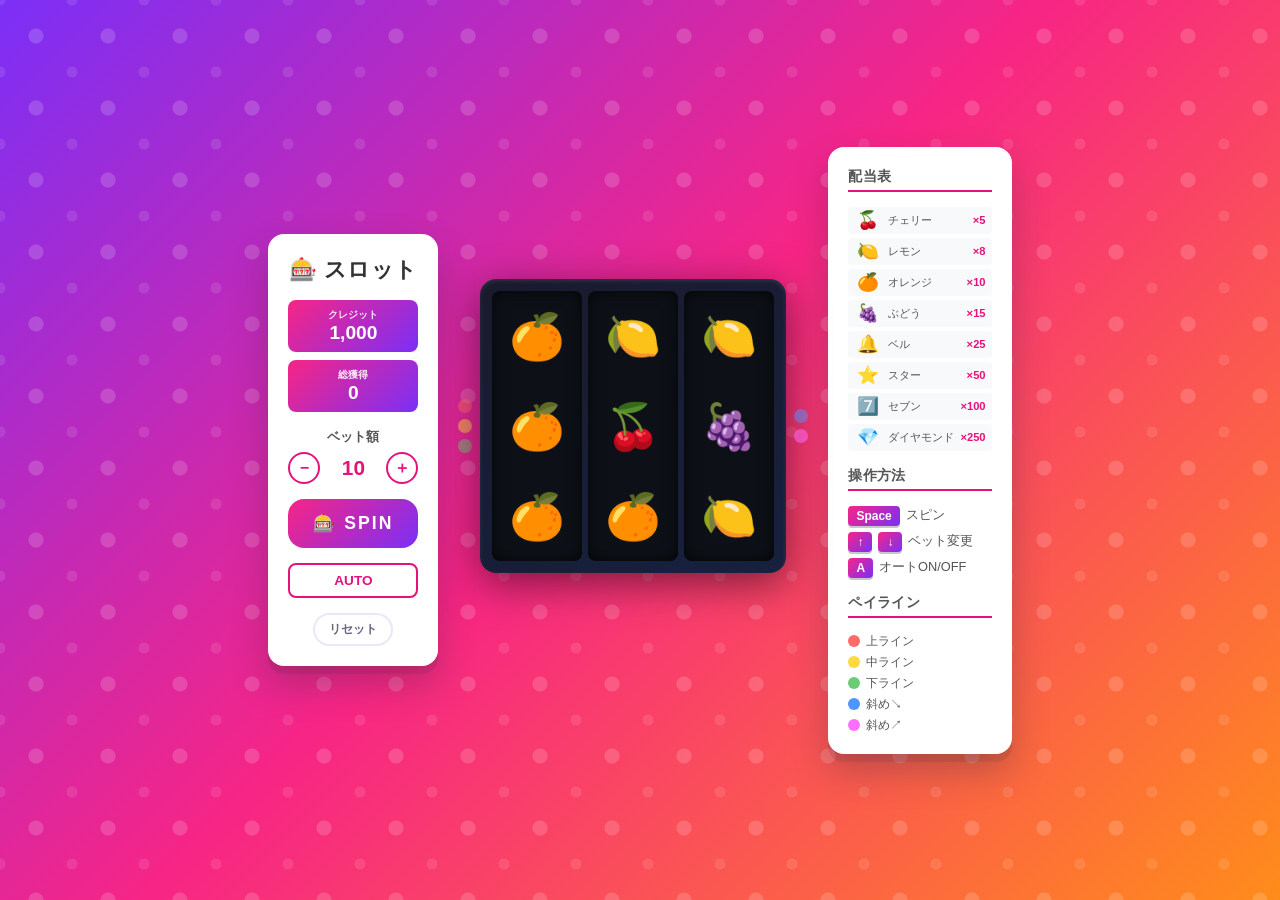
<file: games/slot/index.html>
<!DOCTYPE html>
<html lang="ja">
<head>
    <meta charset="UTF-8">
    <meta name="viewport" content="width=device-width, initial-scale=1.0">
    <title>スロットマシン</title>
    <link rel="stylesheet" href="../../assets/css/theme.css">
    <link rel="stylesheet" href="slot.css">
</head>
<body>
    <div class="game-wrapper">
        <div class="side-panel left-panel">
            <h1>🎰 スロット</h1>
            <div class="stats-container">
                <div class="stat-box">
                    <div class="stat-label">クレジット</div>
                    <div class="stat-value" id="credits">1000</div>
                </div>
                <div class="stat-box">
                    <div class="stat-label">総獲得</div>
                    <div class="stat-value" id="total-won">0</div>
                </div>
            </div>
            <div class="bet-section">
                <label class="bet-label">ベット額</label>
                <div class="bet-controls">
                    <button class="bet-btn" id="bet-down" aria-label="ベット減少">−</button>
                    <span class="bet-display" id="bet-display">10</span>
                    <button class="bet-btn" id="bet-up" aria-label="ベット増加">＋</button>
                </div>
            </div>
            <button class="spin-btn" id="spin-btn">🎰 SPIN</button>
            <div class="auto-section">
                <button class="auto-btn" id="auto-btn">AUTO</button>
            </div>
            <button class="reset-btn" id="reset-btn">リセット</button>
        </div>

        <div class="game-container">
            <div class="slot-machine">
                <div class="payline-indicators left-indicators">
                    <div class="payline-dot" data-line="0" style="--dot-color: #ff6b6b;" title="上ライン"></div>
                    <div class="payline-dot" data-line="1" style="--dot-color: #ffd93d;" title="中ライン"></div>
                    <div class="payline-dot" data-line="2" style="--dot-color: #6bcb77;" title="下ライン"></div>
                </div>
                <div class="reels-frame">
                    <div class="reels-container" id="reels-container">
                        <div class="reel" id="reel-0"></div>
                        <div class="reel" id="reel-1"></div>
                        <div class="reel" id="reel-2"></div>
                    </div>
                    <div class="payline-overlay" id="payline-overlay"></div>
                </div>
                <div class="payline-indicators right-indicators">
                    <div class="payline-dot" data-line="3" style="--dot-color: #4d96ff;" title="斜め↘"></div>
                    <div class="payline-dot" data-line="4" style="--dot-color: #ff6fff;" title="斜め↗"></div>
                </div>
            </div>
            <div class="win-display" id="win-display"></div>
        </div>

        <div class="side-panel right-panel">
            <h3>配当表</h3>
            <div class="paytable" id="paytable"></div>
            <h3>操作方法</h3>
            <div class="instructions">
                <div class="instruction-item"><span class="key">Space</span> スピン</div>
                <div class="instruction-item"><span class="key">↑</span><span class="key">↓</span> ベット変更</div>
                <div class="instruction-item"><span class="key">A</span> オートON/OFF</div>
            </div>
            <h3>ペイライン</h3>
            <div class="payline-info" id="payline-info"></div>
        </div>
    </div>

    <div class="game-message" id="game-message">
        <div class="message-content">
            <h2 id="message-title"></h2>
            <p id="message-text"></p>
            <button class="message-btn" id="message-close-btn">OK</button>
        </div>
    </div>

    <script type="module" src="slot.js"></script>
</body>
</html>
</file>
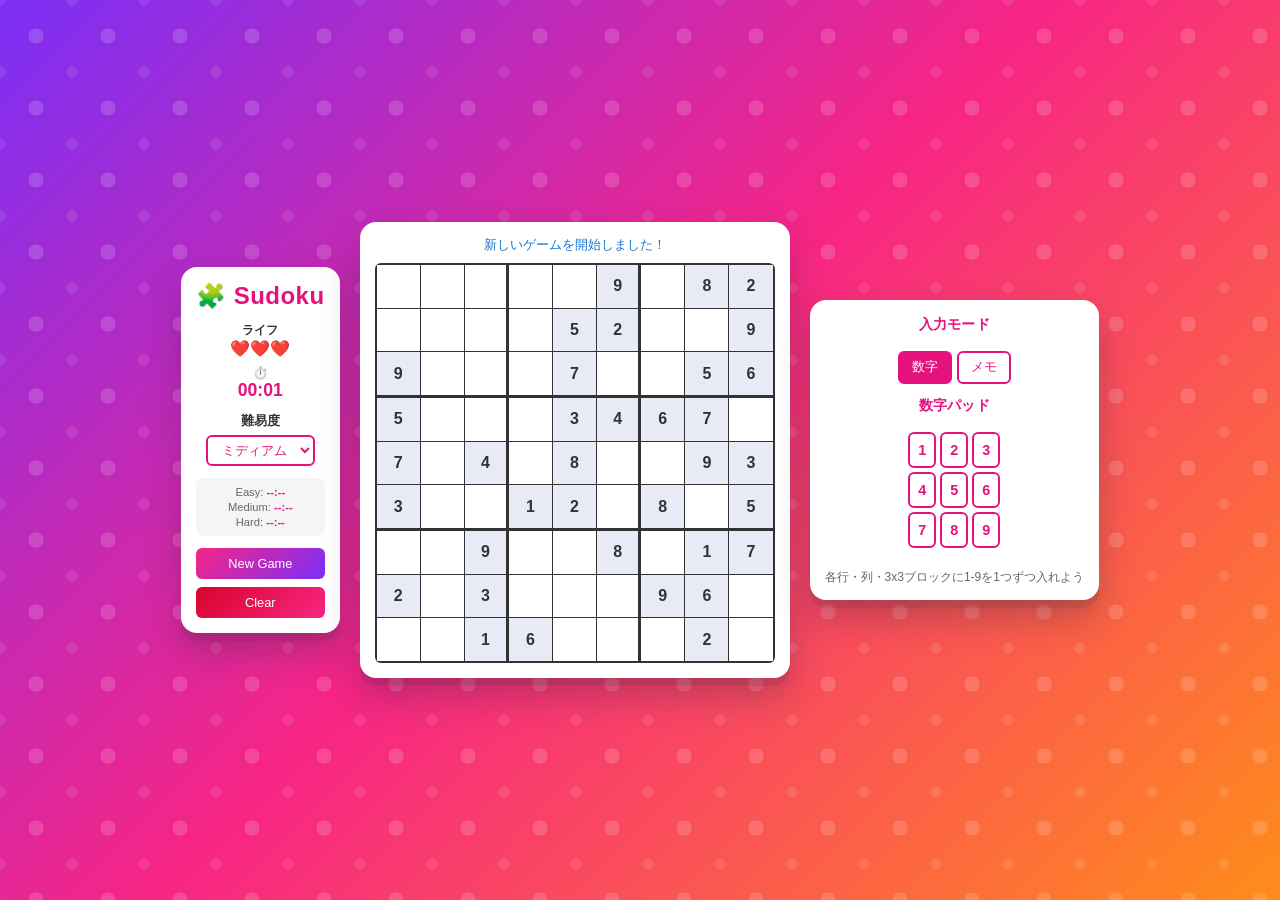
<file: games/sudoku/index.html>
<!DOCTYPE html>
<html lang="ja">
<head>
    <meta charset="UTF-8">
    <meta name="viewport" content="width=device-width, initial-scale=1.0">
    <title>Sudoku 9x9</title>
    <link rel="stylesheet" href="../../assets/css/theme.css">
    <link rel="stylesheet" href="sudoku.css">
</head>
<body>
    <div class="game-wrapper">
        <div class="side-panel left-panel">
            <h1>🧩 Sudoku</h1>
            <div class="info-section">
                <div class="lives-container">
                    <span class="lives-label">ライフ</span>
                    <span id="lives" class="lives">❤️❤️❤️</span>
                </div>
                <div class="timer-container">
                    <span class="timer-label">⏱️</span>
                    <span id="timer" class="timer">00:00</span>
                </div>
            </div>
            <div class="difficulty-selector">
                <label>難易度</label>
                <select id="difficulty">
                    <option value="easy">イージー</option>
                    <option value="medium" selected>ミディアム</option>
                    <option value="hard">ハード</option>
                </select>
            </div>
            <div class="best-times">
                <div class="best-time">Easy: <span id="best-easy">--:--</span></div>
                <div class="best-time">Medium: <span id="best-medium">--:--</span></div>
                <div class="best-time">Hard: <span id="best-hard">--:--</span></div>
            </div>
            <div class="controls">
                <button class="control-btn btn-new" id="new-game">New Game</button>
                <button class="control-btn btn-clear" id="clear">Clear</button>
            </div>
        </div>
        
        <div class="game-container">
            <div id="status" class="status"></div>
            <div id="board" class="board"></div>
        </div>
        
        <div class="side-panel right-panel">
            <h3>入力モード</h3>
            <div class="mode-toggle">
                <button class="mode-btn active" id="input-mode">数字</button>
                <button class="mode-btn" id="memo-mode">メモ</button>
            </div>
            <h3>数字パッド</h3>
            <div class="number-pad">
                <button class="number-btn" data-number="1">1</button>
                <button class="number-btn" data-number="2">2</button>
                <button class="number-btn" data-number="3">3</button>
                <button class="number-btn" data-number="4">4</button>
                <button class="number-btn" data-number="5">5</button>
                <button class="number-btn" data-number="6">6</button>
                <button class="number-btn" data-number="7">7</button>
                <button class="number-btn" data-number="8">8</button>
                <button class="number-btn" data-number="9">9</button>
            </div>
            <p class="game-tip">各行・列・3x3ブロックに1-9を1つずつ入れよう</p>
        </div>
    </div>

    <script type="module" src="sudoku.js"></script>
</body>
</html>
</file>
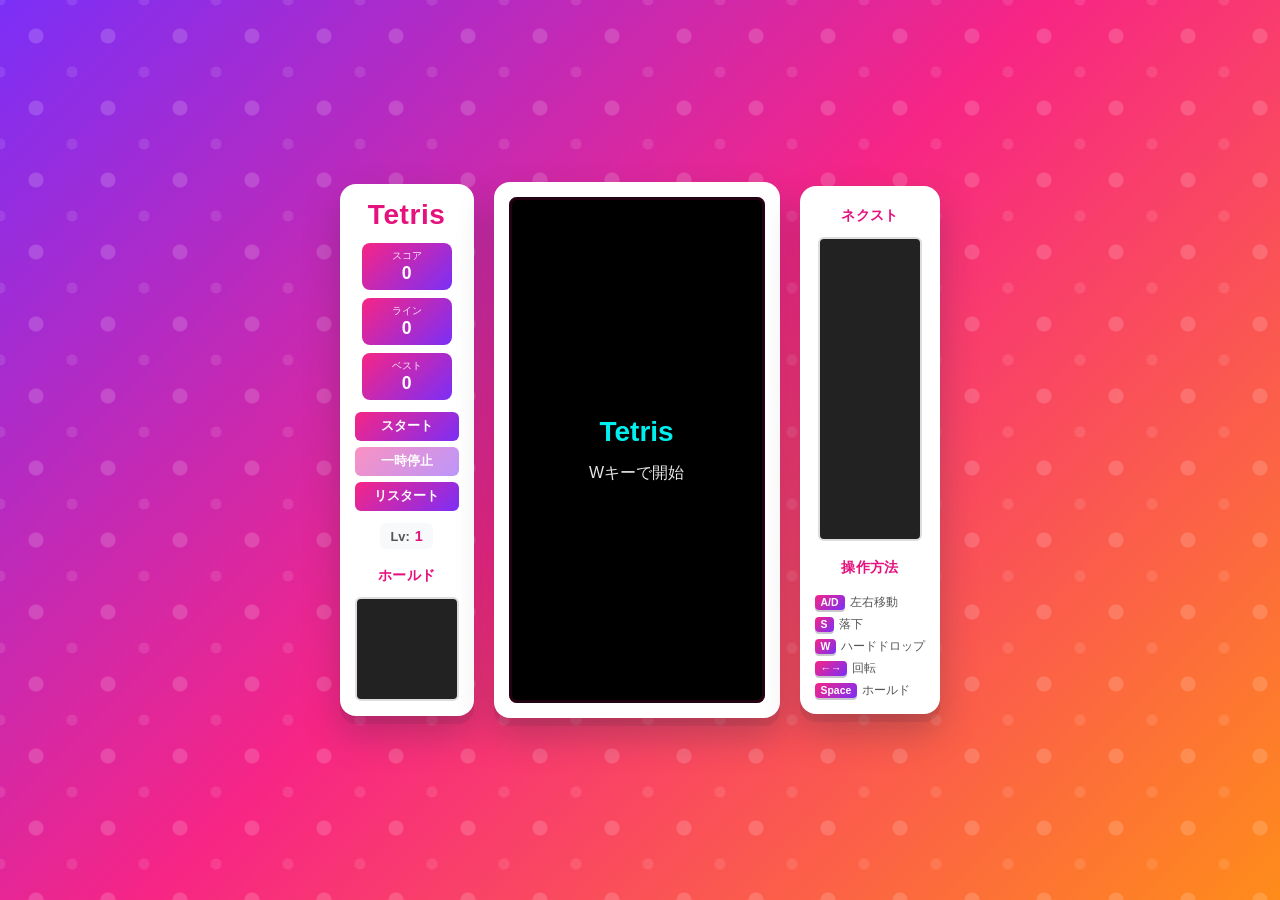
<file: games/tetris/index.html>
<!DOCTYPE html>
<html lang="ja">
<head>
    <meta charset="UTF-8">
    <meta name="viewport" content="width=device-width, initial-scale=1.0">
    <title>Tetris</title>
    <link rel="stylesheet" href="../../assets/css/theme.css">
    <link rel="stylesheet" href="tetris.css">
</head>
<body>
    <div class="game-wrapper">
        <div class="side-panel left-panel">
            <h1>Tetris</h1>
            <div class="scores-container">
                <div class="score-box">
                    <div class="score-label">スコア</div>
                    <div class="score-value" id="current-score">0</div>
                </div>
                <div class="score-box">
                    <div class="score-label">ライン</div>
                    <div class="score-value" id="lines">0</div>
                </div>
                <div class="score-box">
                    <div class="score-label">ベスト</div>
                    <div class="score-value" id="best-score">0</div>
                </div>
            </div>
            <div class="controls">
                <button class="btn" id="start-btn" aria-label="スタート">スタート</button>
                <button class="btn" id="pause-btn" aria-label="一時停止" disabled>一時停止</button>
                <button class="btn" id="restart-btn" aria-label="リスタート">リスタート</button>
            </div>
            <div class="game-stats">
                <div class="stat-item">
                    <span class="stat-label">Lv:</span>
                    <span class="stat-value" id="level">1</span>
                </div>
            </div>
            <h3>ホールド</h3>
            <canvas id="hold-canvas" width="100" height="100"></canvas>
        </div>
        
        <div class="game-container">
            <div class="main-board">
                <canvas id="game-canvas" width="250" height="500"></canvas>
                <div class="game-overlay" id="game-overlay">
                    <div class="overlay-content">
                        <h2 id="overlay-title">Tetris</h2>
                        <p id="overlay-message">Wキーで開始</p>
                    </div>
                </div>
            </div>
        </div>
        
        <div class="side-panel right-panel">
            <h3>ネクスト</h3>
            <canvas id="next-canvas" width="100" height="300"></canvas>
            <h3>操作方法</h3>
            <div class="instructions">
                <div class="key-item"><span class="key">A/D</span> 左右移動</div>
                <div class="key-item"><span class="key">S</span> 落下</div>
                <div class="key-item"><span class="key">W</span> ハードドロップ</div>
                <div class="key-item"><span class="key">←→</span> 回転</div>
                <div class="key-item"><span class="key">Space</span> ホールド</div>
            </div>
        </div>
    </div>

    <script type="module" src="tetris.js"></script>
</body>
</html>
</file>
<file: assets/css/theme.css>
/* =========================================================
   Game Hub 共通テーマ「おもちゃ箱」
   ---------------------------------------------------------
   ハブと各ゲームで共有するデザイントークン。
   各ゲームの CSS より先に読み込むこと。
   ========================================================= */

:root {
    /* --- ビビッドカラーパレット（おもちゃの色） --- */
    --tb-red: #ff2e63;
    --tb-orange: #ff8c1a;
    --tb-yellow: #ffd60a;
    --tb-lime: #a3e635;
    --tb-green: #14c46a;
    --tb-teal: #06d6a0;
    --tb-cyan: #22d3ee;
    --tb-blue: #3a86ff;
    --tb-violet: #7b2ff7;
    --tb-magenta: #f72585;
    --tb-pink: #ff5ea8;

    /* --- 文字に使える濃いめのビビッド（白背景でコントラスト 4.5:1 以上） --- */
    --tb-ink-red: #d90429;
    --tb-ink-orange: #c2410c;
    --tb-ink-green: #047857;
    --tb-ink-blue: #1668e3;
    --tb-ink-violet: #6d28d9;
    --tb-ink-magenta: #c2185b;

    /* --- ブランドカラー（旧 #667eea / #764ba2 の置き換え先） --- */
    --tb-primary: #e5127d;
    --tb-primary-rgb: 229, 18, 125;
    --tb-primary-deep: #7b2ff7;
    --tb-primary-deep-rgb: 123, 47, 247;
    --tb-grad-primary: linear-gradient(135deg, #f72585 0%, #7b2ff7 100%);
    --tb-grad-candy: linear-gradient(135deg, #ffd60a 0%, #ff8c1a 45%, #ff2e63 100%);
    /* 白抜き文字を載せる強調ボタン用（薄いピンクよりコントラストを確保） */
    --tb-grad-hot: linear-gradient(135deg, #d90429 0%, #f72585 100%);
    --tb-grad-mint: linear-gradient(135deg, #22d3ee 0%, #14c46a 100%);

    /* --- 背景（おもちゃ箱の中：水玉模様つきビビッドグラデーション） --- */
    --tb-bg:
        radial-gradient(circle at 50% 50%, rgba(255, 255, 255, 0.16) 0 7px, transparent 8px)
            0 0 / 72px 72px,
        radial-gradient(circle at 50% 50%, rgba(255, 255, 255, 0.10) 0 5px, transparent 6px)
            36px 36px / 72px 72px,
        linear-gradient(135deg, #7b2ff7 0%, #f72585 48%, #ff8c1a 100%);

    /* --- サーフェス --- */
    --tb-surface: #ffffff;
    --tb-surface-soft: #fff8fb;
    --tb-surface-sunken: #f3f0fa;
    --tb-border: #ece6f7;

    /* --- テキスト --- */
    --tb-text: #2b2338;
    --tb-text-muted: #6b6480;
    --tb-text-on-primary: #ffffff;

    /* --- 角丸（おもちゃらしくぽってりと） --- */
    --tb-radius-sm: 8px;
    --tb-radius-md: 16px;
    --tb-radius-lg: 24px;
    --tb-radius-pill: 999px;

    /* --- 影（プラスチックのブロックのような立体感） --- */
    --tb-shadow-panel: 0 8px 0 rgba(43, 35, 56, 0.10), 0 18px 36px rgba(43, 35, 56, 0.28);
    --tb-shadow-raised: 0 5px 0 rgba(43, 35, 56, 0.16), 0 10px 20px rgba(43, 35, 56, 0.20);
    --tb-shadow-soft: 0 6px 18px rgba(43, 35, 56, 0.16);
    --tb-shadow-glow: 0 6px 20px rgba(var(--tb-primary-rgb), 0.45);

    /* --- タイポグラフィ --- */
    --tb-font: 'Hiragino Maru Gothic ProN', 'Segoe UI', -apple-system, BlinkMacSystemFont,
        Roboto, 'Yu Gothic UI', 'Meiryo', 'Helvetica Neue', Arial, sans-serif;

    /* --- モーション --- */
    --tb-ease-bounce: cubic-bezier(0.34, 1.56, 0.64, 1);
    --tb-transition: 0.2s var(--tb-ease-bounce);

    /* --- レイアウト --- */
    --tb-appbar-height: 60px;
    --tb-sidebar-width: 280px;
}

/* =========================================================
   共通コンポーネント（各ゲームの CSS で上書き可能）
   ========================================================= */

/* ゲーム画面の 3 パネルレイアウト */
.side-panel {
    background: var(--tb-surface);
    border-radius: var(--tb-radius-lg);
    box-shadow: var(--tb-shadow-panel);
}

.side-panel h1,
.side-panel h2,
.side-panel h3 {
    letter-spacing: 0.02em;
}

/* キー表示 */
.key {
    background: var(--tb-grad-primary);
    color: var(--tb-text-on-primary);
    border-radius: var(--tb-radius-sm);
    font-weight: 700;
    box-shadow: 0 2px 0 rgba(43, 35, 56, 0.25);
}

/* ボタンの押し込み感（おもちゃのボタンのように沈む） */
.side-panel button:active:not(:disabled) {
    transform: translateY(2px);
}

/* フォーカスリング（キーボード操作の可視化） */
:focus-visible {
    outline: 3px solid var(--tb-yellow);
    outline-offset: 2px;
}

@media (prefers-reduced-motion: reduce) {
    *,
    *::before,
    *::after {
        animation-duration: 0.01ms !important;
        animation-iteration-count: 1 !important;
        transition-duration: 0.01ms !important;
    }
}
</file>
<file: assets/css/styles.css>
/* =========================================================
   Game Hub アプリのスタイル
   デザイントークンは assets/css/theme.css を参照
   ========================================================= */

* {
    margin: 0;
    padding: 0;
    box-sizing: border-box;
}

body {
    font-family: var(--tb-font);
    background: var(--tb-bg);
    background-attachment: fixed;
    color: var(--tb-text);
    overflow-x: hidden;
    min-height: 100vh;
}

/* =========================
   App Bar
   ========================= */
.app-bar {
    position: fixed;
    top: 0;
    left: 0;
    right: 0;
    height: var(--tb-appbar-height);
    background: var(--tb-grad-primary);
    color: #fff;
    display: flex;
    align-items: center;
    gap: 8px;
    padding: 0 16px;
    box-shadow: 0 4px 0 rgba(43, 35, 56, 0.18), 0 10px 24px rgba(43, 35, 56, 0.25);
    z-index: 1000;
}

/* おもちゃ箱のフタのカラフルなライン */
.app-bar::after {
    content: '';
    position: absolute;
    left: 0;
    right: 0;
    bottom: -6px;
    height: 6px;
    background: linear-gradient(
        90deg,
        var(--tb-red) 0 14.28%,
        var(--tb-orange) 14.28% 28.56%,
        var(--tb-yellow) 28.56% 42.84%,
        var(--tb-green) 42.84% 57.12%,
        var(--tb-cyan) 57.12% 71.4%,
        var(--tb-blue) 71.4% 85.68%,
        var(--tb-violet) 85.68% 100%
    );
}

.app-title {
    flex: 1;
    font-size: 22px;
    font-weight: 800;
    text-align: center;
    letter-spacing: 0.04em;
    text-shadow: 0 2px 0 rgba(43, 35, 56, 0.25);
}

.app-title::before {
    content: '🧸 ';
}

.icon-btn {
    background: rgba(255, 255, 255, 0.18);
    border: none;
    color: #fff;
    cursor: pointer;
    padding: 8px;
    border-radius: var(--tb-radius-pill);
    width: 42px;
    height: 42px;
    display: flex;
    align-items: center;
    justify-content: center;
    font-size: 20px;
    transition: background-color var(--tb-transition), transform var(--tb-transition);
}

.icon-btn:hover {
    background-color: rgba(255, 255, 255, 0.34);
    transform: scale(1.08);
}

.icon-btn:active {
    transform: scale(0.94);
}

.menu-icon {
    display: block;
    width: 22px;
    height: 3px;
    border-radius: 2px;
    background-color: #fff;
    position: relative;
}

.menu-icon::before,
.menu-icon::after {
    content: '';
    display: block;
    width: 22px;
    height: 3px;
    border-radius: 2px;
    background-color: #fff;
    position: absolute;
    left: 0;
}

.menu-icon::before {
    top: -7px;
}

.menu-icon::after {
    bottom: -7px;
}

/* =========================
   Side Bar
   ========================= */
.sidebar {
    position: fixed;
    top: 0;
    left: 0;
    width: var(--tb-sidebar-width);
    height: 100vh;
    background: var(--tb-surface);
    border-right: 4px solid rgba(var(--tb-primary-deep-rgb), 0.15);
    box-shadow: 6px 0 24px rgba(43, 35, 56, 0.25);
    transform: translateX(-100%);
    /* 閉じているときはフォーカスを受け取らないように非表示にする。
       visibility はスライドアウト完了後に切り替える（開くときは即時） */
    visibility: hidden;
    transition: transform 0.3s var(--tb-ease-bounce), visibility 0s linear 0.3s;
    z-index: 1100;
    overflow-y: auto;
}

.sidebar.open {
    transform: translateX(0);
    visibility: visible;
    transition: transform 0.3s var(--tb-ease-bounce), visibility 0s;
}

.sidebar-content {
    padding: calc(var(--tb-appbar-height) + 28px) 16px 24px;
}

.sidebar-content h2 {
    font-size: 15px;
    font-weight: 800;
    letter-spacing: 0.14em;
    text-transform: uppercase;
    margin-bottom: 14px;
    color: var(--tb-primary);
}

.sidebar-menu {
    list-style: none;
}

.sidebar-menu li {
    margin-bottom: 6px;
}

.sidebar-menu li.divider {
    height: 3px;
    border-radius: 2px;
    background: var(--tb-grad-candy);
    margin: 14px 0;
}

.sidebar-menu a {
    display: flex;
    align-items: center;
    gap: 10px;
    padding: 11px 14px;
    color: var(--tb-text);
    font-weight: 700;
    text-decoration: none;
    border-radius: var(--tb-radius-md);
    transition: background-color var(--tb-transition), transform var(--tb-transition);
}

.sidebar-menu a:hover {
    background-color: var(--tb-surface-sunken);
    transform: translateX(4px);
}

.sidebar-menu a.active {
    background: var(--tb-grad-primary);
    color: var(--tb-text-on-primary);
    box-shadow: var(--tb-shadow-raised);
}

.sidebar-menu .nav-icon {
    font-size: 20px;
    line-height: 1;
}

/* Sidebar Overlay */
.sidebar-overlay {
    position: fixed;
    inset: 0;
    background-color: rgba(43, 35, 56, 0.55);
    opacity: 0;
    pointer-events: none;
    transition: opacity 0.3s ease;
    z-index: 1050;
}

.sidebar-overlay.visible {
    opacity: 1;
    pointer-events: auto;
}

/* =========================
   Main Content
   ========================= */
.main-content {
    margin-top: var(--tb-appbar-height);
    padding: 32px 20px 40px;
    min-height: calc(100vh - var(--tb-appbar-height));
}

/* =========================
   Home View
   ========================= */
.home-view {
    max-width: 1200px;
    margin: 0 auto;
}

.home-view h2 {
    font-size: 30px;
    font-weight: 800;
    margin-bottom: 6px;
    color: #fff;
    text-shadow: 0 3px 0 rgba(43, 35, 56, 0.28);
}

.home-lead {
    color: rgba(255, 255, 255, 0.92);
    font-weight: 600;
    margin-bottom: 26px;
    text-shadow: 0 1px 2px rgba(43, 35, 56, 0.3);
}

.game-grid {
    display: grid;
    grid-template-columns: repeat(auto-fill, minmax(260px, 1fr));
    gap: 22px;
}

/* おもちゃ箱に入ったおもちゃのようにカードを並べる */
.game-card {
    position: relative;
    display: flex;
    flex-direction: column;
    background: var(--tb-surface);
    border-radius: var(--tb-radius-lg);
    padding: 22px 20px 20px;
    box-shadow: var(--tb-shadow-panel);
    border-top: 8px solid var(--card-accent, var(--tb-primary));
    transition: transform var(--tb-transition), box-shadow var(--tb-transition);
}

.game-card:nth-child(3n + 1) {
    transform: rotate(-1deg);
}

.game-card:nth-child(3n) {
    transform: rotate(1deg);
}

.game-card:hover {
    transform: rotate(0deg) translateY(-6px);
    box-shadow: 0 12px 0 rgba(43, 35, 56, 0.12), 0 22px 44px rgba(43, 35, 56, 0.32);
}

/* カードごとに色を変えて「おもちゃ箱」らしく */
.game-card:nth-child(7n + 1) { --card-accent: var(--tb-red); }
.game-card:nth-child(7n + 2) { --card-accent: var(--tb-orange); }
.game-card:nth-child(7n + 3) { --card-accent: var(--tb-yellow); }
.game-card:nth-child(7n + 4) { --card-accent: var(--tb-green); }
.game-card:nth-child(7n + 5) { --card-accent: var(--tb-cyan); }
.game-card:nth-child(7n + 6) { --card-accent: var(--tb-blue); }
.game-card:nth-child(7n + 7) { --card-accent: var(--tb-violet); }

.game-card-icon {
    width: 56px;
    height: 56px;
    display: flex;
    align-items: center;
    justify-content: center;
    font-size: 30px;
    border-radius: var(--tb-radius-md);
    background: var(--tb-surface-sunken);
    box-shadow: inset 0 -3px 0 rgba(43, 35, 56, 0.08);
    margin-bottom: 12px;
}

.game-card h3 {
    font-size: 20px;
    font-weight: 800;
    margin-bottom: 8px;
    color: var(--tb-text);
}

.game-card p {
    color: var(--tb-text-muted);
    font-size: 14px;
    margin-bottom: 14px;
    line-height: 1.6;
    flex: 1;
}

.game-tags {
    display: flex;
    flex-wrap: wrap;
    gap: 6px;
    margin-bottom: 16px;
}

.game-tag {
    display: inline-block;
    padding: 4px 12px;
    background-color: var(--tb-surface-sunken);
    color: var(--tb-ink-violet);
    border-radius: var(--tb-radius-pill);
    font-size: 12px;
    font-weight: 700;
}

.play-btn {
    background: var(--tb-grad-primary);
    color: var(--tb-text-on-primary);
    border: none;
    padding: 12px 20px;
    border-radius: var(--tb-radius-pill);
    cursor: pointer;
    font-size: 15px;
    font-weight: 800;
    letter-spacing: 0.06em;
    font-family: inherit;
    box-shadow: var(--tb-shadow-raised);
    transition: transform var(--tb-transition), box-shadow var(--tb-transition);
}

.play-btn:hover {
    transform: translateY(-2px);
    box-shadow: 0 8px 0 rgba(43, 35, 56, 0.16), 0 14px 24px rgba(43, 35, 56, 0.24);
}

.play-btn:active {
    transform: translateY(3px);
    box-shadow: 0 2px 0 rgba(43, 35, 56, 0.16);
}

/* =========================
   Game View
   ========================= */
.game-view {
    width: 100%;
    height: calc(100vh - var(--tb-appbar-height) - 40px);
}

.game-frame {
    width: 100%;
    height: 100%;
    border: none;
    border-radius: var(--tb-radius-lg);
    background: var(--tb-surface);
    box-shadow: var(--tb-shadow-panel);
}

/* =========================
   Error / Empty State
   ========================= */
.error-view {
    max-width: 600px;
    margin: 40px auto;
    padding: 36px 32px;
    background: var(--tb-surface);
    border-radius: var(--tb-radius-lg);
    text-align: center;
    box-shadow: var(--tb-shadow-panel);
    border-top: 8px solid var(--tb-red);
}

.error-view h2 {
    font-size: 24px;
    font-weight: 800;
    margin-bottom: 16px;
    color: var(--tb-ink-red);
}

.error-view p {
    color: var(--tb-text-muted);
    margin-bottom: 24px;
    line-height: 1.6;
}

.error-view .home-link {
    display: inline-block;
    padding: 12px 26px;
    background: var(--tb-grad-primary);
    color: var(--tb-text-on-primary);
    text-decoration: none;
    font-weight: 800;
    border-radius: var(--tb-radius-pill);
    box-shadow: var(--tb-shadow-raised);
    transition: transform var(--tb-transition);
}

.error-view .home-link:hover {
    transform: translateY(-2px);
}

/* Loading / Empty State */
.loading {
    text-align: center;
    padding: 48px 24px;
    background: var(--tb-surface);
    border-radius: var(--tb-radius-lg);
    box-shadow: var(--tb-shadow-panel);
    color: var(--tb-text-muted);
    font-weight: 700;
}
</file>
<file: games/2048/2048.css>
* {
    margin: 0;
    padding: 0;
    box-sizing: border-box;
}

body {
    font-family: var(--tb-font);
    background: var(--tb-bg);
    min-height: 100vh;
    display: flex;
    justify-content: center;
    align-items: center;
    padding: 20px;
}

.game-wrapper {
    display: flex;
    gap: 20px;
    align-items: center;
    justify-content: center;
    max-height: calc(100vh - 40px);
}

.side-panel {
    background: white;
    border-radius: var(--tb-radius-md);
    padding: 20px;
    box-shadow: var(--tb-shadow-panel);
    display: flex;
    flex-direction: column;
    gap: 15px;
    min-width: 160px;
}

.left-panel {
    align-items: center;
    text-align: center;
}

.right-panel {
    align-items: flex-start;
}

.right-panel h3 {
    color: var(--tb-primary);
    font-size: 1rem;
    margin-bottom: 5px;
}

.instructions {
    display: flex;
    flex-direction: column;
    gap: 8px;
}

.instruction-item {
    font-size: 0.85rem;
    color: #555;
    display: flex;
    align-items: center;
    gap: 5px;
}

.key {
    background: var(--tb-grad-primary);
    color: white;
    padding: 3px 8px;
    border-radius: 4px;
    font-size: 0.75rem;
    font-weight: bold;
    min-width: 24px;
    text-align: center;
}

.game-tip {
    font-size: 0.8rem;
    color: #666;
    margin-top: 10px;
    line-height: 1.4;
}

h1 {
    color: var(--tb-primary);
    font-size: 2.5rem;
    font-weight: bold;
    margin: 0;
}

.scores-container {
    display: flex;
    flex-direction: column;
    gap: 10px;
}

.score-box {
    background: var(--tb-grad-primary);
    color: white;
    padding: 8px 15px;
    border-radius: 8px;
    text-align: center;
    min-width: 100px;
}

.score-label {
    font-size: 0.7rem;
    text-transform: uppercase;
    font-weight: bold;
    opacity: 0.9;
}

.score-value {
    font-size: 1.25rem;
    font-weight: bold;
}

.new-game-btn {
    background: var(--tb-grad-primary);
    color: white;
    border: none;
    padding: 10px 20px;
    border-radius: 8px;
    font-size: 0.9rem;
    font-weight: bold;
    cursor: pointer;
    transition: transform 0.2s, box-shadow 0.2s;
    white-space: nowrap;
}

.new-game-btn:hover {
    transform: translateY(-2px);
    box-shadow: 0 5px 15px rgba(var(--tb-primary-rgb), 0.4);
}

.new-game-btn:active {
    transform: translateY(0);
}

.game-container {
    background: white;
    border-radius: var(--tb-radius-md);
    padding: 15px;
    box-shadow: var(--tb-shadow-panel);
}

.board {
    display: grid;
    grid-template-columns: repeat(4, 1fr);
    gap: 10px;
    background: #bbada0;
    padding: 10px;
    border-radius: 10px;
    position: relative;
    width: min(400px, calc(100vh - 100px));
    height: min(400px, calc(100vh - 100px));
}

.cell {
    background: rgba(238, 228, 218, 0.35);
    border-radius: 5px;
    display: flex;
    justify-content: center;
    align-items: center;
    font-size: 40px;
    font-weight: bold;
    color: #776e65;
    transition: all 0.15s ease-in-out;
}

.tile {
    position: absolute;
    display: flex;
    justify-content: center;
    align-items: center;
    font-size: 40px;
    font-weight: bold;
    border-radius: 5px;
    transition: all 0.15s ease-in-out;
}

.tile-2 { background: #eee4da; color: #776e65; }
.tile-4 { background: #ede0c8; color: #776e65; }
.tile-8 { background: #f2b179; color: #f9f6f2; }
.tile-16 { background: #f59563; color: #f9f6f2; }
.tile-32 { background: #f67c5f; color: #f9f6f2; }
.tile-64 { background: #f65e3b; color: #f9f6f2; }
.tile-128 { background: #edcf72; color: #f9f6f2; font-size: 35px; }
.tile-256 { background: #edcc61; color: #f9f6f2; font-size: 35px; }
.tile-512 { background: #edc850; color: #f9f6f2; font-size: 35px; }
.tile-1024 { background: #edc53f; color: #f9f6f2; font-size: 30px; }
.tile-2048 { background: #edc22e; color: #f9f6f2; font-size: 30px; }
.tile-super { background: #3c3a32; color: #f9f6f2; font-size: 25px; }

.tile-new {
    animation: appear 0.2s;
}

@keyframes appear {
    from {
        transform: scale(0);
    }
    to {
        transform: scale(1);
    }
}

.game-message {
    position: fixed;
    top: 0;
    left: 0;
    width: 100%;
    height: 100%;
    background: rgba(238, 228, 218, 0.9);
    display: none;
    justify-content: center;
    align-items: center;
    z-index: 100;
}

.game-message.visible {
    display: flex;
}

.message-content {
    background: white;
    padding: 40px;
    border-radius: 10px;
    text-align: center;
    box-shadow: 0 4px 20px rgba(0,0,0,0.3);
}

.message-content h2 {
    color: #776e65;
    font-size: 48px;
    margin-bottom: 20px;
}

.message-content p {
    color: #776e65;
    font-size: 18px;
    margin-bottom: 30px;
}

.message-content button {
    background: var(--tb-grad-primary);
    color: white;
    border: none;
    padding: 15px 40px;
    border-radius: 8px;
    font-size: 1.1rem;
    font-weight: bold;
    cursor: pointer;
    transition: transform 0.2s;
}

.message-content button:hover {
    transform: translateY(-2px);
}
</file>
<file: games/block-puzzle/block-puzzle.css>
* {
    margin: 0;
    padding: 0;
    box-sizing: border-box;
}

body {
    font-family: var(--tb-font);
    background: var(--tb-bg);
    min-height: 100vh;
    display: flex;
    justify-content: center;
    align-items: center;
    padding: 20px;
}

.game-wrapper {
    display: flex;
    gap: 20px;
    align-items: center;
    justify-content: center;
    max-height: calc(100vh - 40px);
}

.side-panel {
    background: white;
    border-radius: var(--tb-radius-md);
    padding: 20px;
    box-shadow: var(--tb-shadow-panel);
    display: flex;
    flex-direction: column;
    gap: 15px;
    min-width: 140px;
}

.left-panel {
    align-items: center;
    text-align: center;
}

.right-panel {
    align-items: center;
}

.right-panel h3 {
    color: var(--tb-primary);
    font-size: 0.9rem;
    margin-bottom: 10px;
}

h1 {
    color: var(--tb-primary);
    font-size: 1.5rem;
    font-weight: bold;
    margin: 0;
    line-height: 1.2;
}

.scores-container {
    display: flex;
    flex-direction: column;
    gap: 10px;
}

.score-box {
    background: var(--tb-grad-primary);
    color: white;
    border-radius: 8px;
    padding: 8px 15px;
    text-align: center;
    min-width: 100px;
}

.score-label {
    font-size: 0.7rem;
    opacity: 0.9;
}

.score-value {
    font-size: 1.25rem;
    font-weight: bold;
}

.new-game-btn {
    background: var(--tb-grad-primary);
    color: white;
    border: none;
    border-radius: 8px;
    padding: 10px 20px;
    font-size: 0.85rem;
    font-weight: bold;
    cursor: pointer;
    transition: transform 0.2s, box-shadow 0.2s;
    white-space: nowrap;
}

.new-game-btn:hover {
    transform: translateY(-2px);
    box-shadow: 0 5px 15px rgba(var(--tb-primary-rgb), 0.4);
}

.game-container {
    background: white;
    border-radius: var(--tb-radius-md);
    padding: 15px;
    box-shadow: var(--tb-shadow-panel);
}

.board {
    display: grid;
    grid-template-columns: repeat(10, 1fr);
    gap: 2px;
    background: #e0e0e0;
    padding: 2px;
    border-radius: 6px;
    width: min(400px, calc(100vh - 100px));
    height: min(400px, calc(100vh - 100px));
}

.board-cell {
    background: #fff;
    border: 1px solid #e0e0e0;
    transition: all 0.2s;
}

.board-cell.filled {
    background: var(--tb-primary);
    border-color: #5a6fd6;
}

.board-cell.highlight {
    background: #c4d1ff;
    border-color: var(--tb-primary);
}

.board-cell.invalid {
    background: #ffcccc;
    border-color: #ff6b6b;
}

.pieces {
    display: flex;
    flex-direction: column;
    gap: 10px;
    align-items: center;
}

.piece {
    display: grid;
    gap: 2px;
    padding: 6px;
    background: #f8f9fa;
    border-radius: 6px;
    cursor: grab;
    transition: all 0.2s;
    border: 2px solid transparent;
}

.piece:hover {
    background: #e9ecef;
    transform: scale(1.05);
}

.piece.selected {
    border-color: var(--tb-primary);
    background: #e9ecef;
}

.piece.used {
    opacity: 0.3;
    cursor: not-allowed;
    pointer-events: none;
}

.piece-cell {
    width: 16px;
    height: 16px;
    background: transparent;
    border-radius: 2px;
}

.piece-cell.filled {
    background: var(--tb-primary);
    border: 1px solid #5a6fd6;
}

.game-tip {
    font-size: 0.75rem;
    color: #666;
    text-align: center;
    line-height: 1.3;
    margin-top: 10px;
    max-width: 140px;
}

.game-message {
    display: none;
    position: fixed;
    top: 0;
    left: 0;
    width: 100%;
    height: 100%;
    background: rgba(0, 0, 0, 0.7);
    justify-content: center;
    align-items: center;
    z-index: 1000;
}

.game-message.show {
    display: flex;
}

.message-content {
    background: white;
    border-radius: var(--tb-radius-md);
    padding: 30px;
    text-align: center;
    max-width: 350px;
}

.message-content h2 {
    color: var(--tb-primary);
    font-size: 1.75rem;
    margin-bottom: 12px;
}

.message-content p {
    color: #555;
    font-size: 1.1rem;
    margin-bottom: 20px;
}

#try-again-btn {
    background: var(--tb-grad-primary);
    color: white;
    border: none;
    border-radius: 8px;
    padding: 12px 25px;
    font-size: 1rem;
    font-weight: bold;
    cursor: pointer;
    transition: transform 0.2s;
}

#try-again-btn:hover {
    transform: translateY(-2px);
}
</file>
<file: games/color-match/color-match.css>
* {
    margin: 0;
    padding: 0;
    box-sizing: border-box;
}

body {
    font-family: var(--tb-font);
    background: var(--tb-bg);
    display: flex;
    justify-content: center;
    align-items: center;
    min-height: 100vh;
    padding: 20px;
}

.game-wrapper {
    display: flex;
    gap: 20px;
    align-items: center;
    justify-content: center;
    max-height: calc(100vh - 40px);
}

.side-panel {
    background: white;
    border-radius: var(--tb-radius-md);
    padding: 15px;
    box-shadow: var(--tb-shadow-panel);
    display: flex;
    flex-direction: column;
    gap: 12px;
    align-items: center;
    min-width: 130px;
}

.side-panel h3 {
    color: var(--tb-primary);
    font-size: 0.85rem;
    margin-top: 5px;
}

h1 {
    color: var(--tb-primary);
    font-size: 1.5rem;
    font-weight: bold;
    text-align: center;
    line-height: 1.2;
}

.scores-container {
    display: flex;
    flex-direction: column;
    gap: 8px;
}

.score-box {
    background: var(--tb-grad-primary);
    color: white;
    padding: 6px 12px;
    border-radius: 8px;
    text-align: center;
    min-width: 90px;
}

.score-label {
    font-size: 0.65rem;
    text-transform: uppercase;
    opacity: 0.9;
}

.score-value {
    font-size: 1.1rem;
    font-weight: bold;
}

.new-game-btn {
    background: var(--tb-grad-primary);
    color: white;
    border: none;
    padding: 8px 16px;
    font-size: 0.8rem;
    font-weight: bold;
    border-radius: 8px;
    cursor: pointer;
    transition: transform 0.2s, box-shadow 0.2s;
}

.new-game-btn:hover {
    transform: translateY(-2px);
    box-shadow: 0 5px 15px rgba(0, 0, 0, 0.3);
}

.chain-display {
    min-height: 25px;
    text-align: center;
    font-size: 1.1rem;
    font-weight: bold;
    color: var(--tb-ink-red);
}

.game-container {
    background: white;
    border-radius: var(--tb-radius-md);
    padding: 15px;
    box-shadow: var(--tb-shadow-panel);
}

#game-canvas {
    border: 3px solid #333;
    border-radius: 10px;
    background: #1a1a1a;
    display: block;
}

.next-piece {
    width: 50px;
    height: 100px;
    position: relative;
    background: #f8f9fa;
    border-radius: 6px;
}

.instructions {
    display: flex;
    flex-direction: column;
    gap: 5px;
}

.key-item {
    font-size: 0.7rem;
    color: #555;
    display: flex;
    align-items: center;
    gap: 5px;
}

.key {
    background: var(--tb-grad-primary);
    color: white;
    padding: 2px 5px;
    border-radius: 4px;
    font-size: 0.6rem;
    font-weight: bold;
}

.game-tip {
    font-size: 0.7rem;
    color: #666;
    text-align: center;
    line-height: 1.3;
    margin-top: 10px;
}

.game-message {
    display: none;
    position: fixed;
    top: 0;
    left: 0;
    width: 100%;
    height: 100%;
    background: rgba(0, 0, 0, 0.7);
    justify-content: center;
    align-items: center;
    z-index: 1000;
}

.game-message.show {
    display: flex;
}

.message-content {
    background: white;
    padding: 30px;
    border-radius: 15px;
    text-align: center;
    max-width: 350px;
}

.message-content h2 {
    color: #333;
    font-size: 1.5rem;
    margin-bottom: 12px;
}

.message-content p {
    color: #666;
    font-size: 1rem;
    margin-bottom: 20px;
}

#try-again-btn {
    background: var(--tb-grad-primary);
    color: white;
    border: none;
    padding: 12px 30px;
    font-size: 1rem;
    font-weight: bold;
    border-radius: 8px;
    cursor: pointer;
    transition: transform 0.2s;
}

#try-again-btn:hover {
    transform: translateY(-2px);
}

.ball {
    position: absolute;
    border-radius: 50%;
    border: 2px solid rgba(255, 255, 255, 0.3);
    box-shadow: inset 0 -5px 10px rgba(0, 0, 0, 0.3);
}

.ball.red { background: radial-gradient(circle at 30% 30%, #ff6b6b, #cc0000); }
.ball.blue { background: radial-gradient(circle at 30% 30%, #4dabf7, #0066cc); }
.ball.green { background: radial-gradient(circle at 30% 30%, #51cf66, #228B22); }
.ball.yellow { background: radial-gradient(circle at 30% 30%, #ffd43b, #ffa500); }
.ball.purple { background: radial-gradient(circle at 30% 30%, #cc5de8, #7b2cbf); }
</file>
<file: games/daifugo/daifugo.css>
* {
    margin: 0;
    padding: 0;
    box-sizing: border-box;
}

body {
    font-family: var(--tb-font);
    background: var(--tb-bg);
    min-height: 100vh;
    display: flex;
    justify-content: center;
    align-items: center;
    padding: 20px;
}

.game-wrapper {
    display: flex;
    gap: 20px;
    align-items: center;
    justify-content: center;
    max-height: calc(100vh - 40px);
}

.side-panel {
    background: white;
    border-radius: var(--tb-radius-md);
    padding: 20px;
    box-shadow: var(--tb-shadow-panel);
    display: flex;
    flex-direction: column;
    gap: 15px;
    min-width: 160px;
}

.left-panel {
    align-items: center;
    text-align: center;
}

.right-panel {
    align-items: flex-start;
}

.right-panel h3 {
    color: var(--tb-primary);
    font-size: 1rem;
    margin-bottom: 5px;
}

h1 {
    color: var(--tb-primary);
    font-size: 2rem;
    font-weight: bold;
    margin: 0;
}

.round-info {
    background: var(--tb-grad-primary);
    color: white;
    padding: 8px 15px;
    border-radius: 8px;
    text-align: center;
    min-width: 100px;
}

.round-label {
    font-size: 0.7rem;
    text-transform: uppercase;
    font-weight: bold;
    opacity: 0.9;
}

.round-value {
    font-size: 1.25rem;
    font-weight: bold;
}

.status-box {
    background: #f44336;
    color: white;
    padding: 8px 15px;
    border-radius: 8px;
    display: flex;
    align-items: center;
    gap: 5px;
    font-weight: bold;
    font-size: 0.9rem;
}

.new-game-btn {
    background: var(--tb-grad-primary);
    color: white;
    border: none;
    padding: 10px 20px;
    border-radius: 8px;
    font-size: 0.9rem;
    font-weight: bold;
    cursor: pointer;
    transition: transform 0.2s, box-shadow 0.2s;
    white-space: nowrap;
}

.new-game-btn:hover {
    transform: translateY(-2px);
    box-shadow: 0 5px 15px rgba(var(--tb-primary-rgb), 0.4);
}

.new-game-btn:active {
    transform: translateY(0);
}

/* Rules section */
.rules-list {
    display: flex;
    flex-direction: column;
    gap: 8px;
    margin-bottom: 10px;
}

.rule-item {
    font-size: 0.8rem;
    color: #555;
    display: flex;
    align-items: center;
    gap: 8px;
}

.rule-icon {
    font-size: 1rem;
}

.instructions {
    display: flex;
    flex-direction: column;
    gap: 8px;
}

.instruction-item {
    font-size: 0.85rem;
    color: #555;
    display: flex;
    align-items: center;
    gap: 5px;
}

.key {
    background: var(--tb-grad-primary);
    color: white;
    padding: 3px 8px;
    border-radius: 4px;
    font-size: 0.75rem;
    font-weight: bold;
    min-width: 24px;
    text-align: center;
}

/* Game container */
.game-container {
    background: #2e7d32;
    border-radius: var(--tb-radius-md);
    padding: 20px;
    box-shadow: var(--tb-shadow-panel);
    display: flex;
    flex-direction: column;
    gap: 15px;
    min-width: 600px;
    min-height: 500px;
}

/* Opponents area */
.opponents-area {
    display: flex;
    justify-content: space-around;
    gap: 15px;
}

.opponent {
    background: rgba(255,255,255,0.1);
    border-radius: 8px;
    padding: 10px;
    text-align: center;
    min-width: 150px;
}

.opponent.current-turn {
    background: rgba(255,255,0,0.2);
    box-shadow: 0 0 10px rgba(255,255,0,0.5);
}

.opponent.finished {
    opacity: 0.6;
}

.opponent-name {
    color: white;
    font-weight: bold;
    font-size: 0.9rem;
    margin-bottom: 5px;
}

.opponent-cards {
    display: flex;
    justify-content: center;
    gap: 2px;
    min-height: 50px;
    align-items: center;
}

.card-back {
    width: 30px;
    height: 45px;
    background: linear-gradient(135deg, #1a237e 0%, #283593 100%);
    border-radius: 4px;
    border: 2px solid white;
    margin: 0 -10px;
}

.opponent-status {
    color: #ffeb3b;
    font-size: 0.8rem;
    font-weight: bold;
    margin-top: 5px;
    min-height: 1.2em;
}

/* Field area */
.field-area {
    display: flex;
    flex-direction: column;
    align-items: center;
    gap: 10px;
    padding: 20px;
}

.field {
    display: flex;
    justify-content: center;
    align-items: center;
    gap: 5px;
    min-height: 100px;
    min-width: 300px;
    background: rgba(0,0,0,0.2);
    border-radius: 10px;
    padding: 15px;
}

.field-placeholder {
    color: rgba(255,255,255,0.5);
    font-style: italic;
}

.message-area {
    color: #ffeb3b;
    font-weight: bold;
    font-size: 1.1rem;
    text-align: center;
    min-height: 1.5em;
    text-shadow: 0 1px 3px rgba(0,0,0,0.5);
}

/* Card styles */
.card {
    width: 50px;
    height: 75px;
    background: white;
    border-radius: 6px;
    display: flex;
    flex-direction: column;
    justify-content: center;
    align-items: center;
    font-weight: bold;
    font-size: 0.9rem;
    cursor: pointer;
    transition: transform 0.15s, box-shadow 0.15s;
    border: 2px solid #ccc;
    user-select: none;
}

.card:hover {
    transform: translateY(-5px);
    box-shadow: 0 5px 15px rgba(0,0,0,0.3);
}

.card.selected {
    transform: translateY(-15px);
    box-shadow: 0 10px 20px rgba(var(--tb-primary-rgb), 0.5);
    border-color: var(--tb-primary);
}

.card.spade, .card.club {
    color: #000;
}

.card.heart, .card.diamond {
    color: #e53935;
}

.card.joker {
    color: #9c27b0;
    font-size: 1.5rem;
}

.card-suit {
    font-size: 1.2rem;
    line-height: 1;
}

.card-rank {
    font-size: 1rem;
    line-height: 1;
}

/* Player area */
.player-area {
    background: rgba(255,255,255,0.1);
    border-radius: 8px;
    padding: 15px;
}

.player-info {
    display: flex;
    justify-content: space-between;
    align-items: center;
    margin-bottom: 10px;
}

.player-name {
    color: white;
    font-weight: bold;
    font-size: 1rem;
}

.player-status {
    color: #ffeb3b;
    font-size: 0.9rem;
    font-weight: bold;
}

.player-hand {
    display: flex;
    justify-content: center;
    flex-wrap: wrap;
    gap: 5px;
    min-height: 80px;
    padding: 10px 0;
}

.player-actions {
    display: flex;
    justify-content: center;
    gap: 15px;
    margin-top: 10px;
}

.action-btn {
    padding: 10px 30px;
    border-radius: 8px;
    font-size: 1rem;
    font-weight: bold;
    cursor: pointer;
    transition: transform 0.2s, box-shadow 0.2s, opacity 0.2s;
    border: none;
}

.play-btn {
    background: linear-gradient(135deg, #4caf50 0%, #2e7d32 100%);
    color: white;
}

.play-btn:hover:not(:disabled) {
    transform: translateY(-2px);
    box-shadow: 0 5px 15px rgba(76, 175, 80, 0.4);
}

.play-btn:disabled {
    opacity: 0.5;
    cursor: not-allowed;
}

.pass-btn {
    background: linear-gradient(135deg, #ff9800 0%, #f57c00 100%);
    color: white;
}

.pass-btn:hover:not(:disabled) {
    transform: translateY(-2px);
    box-shadow: 0 5px 15px rgba(255, 152, 0, 0.4);
}

.pass-btn:disabled {
    opacity: 0.5;
    cursor: not-allowed;
}

/* Game over message */
.game-message {
    position: fixed;
    top: 0;
    left: 0;
    width: 100%;
    height: 100%;
    background: rgba(0, 0, 0, 0.8);
    display: none;
    justify-content: center;
    align-items: center;
    z-index: 100;
}

.game-message.visible {
    display: flex;
}

.message-content {
    background: white;
    padding: 40px;
    border-radius: 15px;
    text-align: center;
    box-shadow: 0 10px 40px rgba(0,0,0,0.5);
    max-width: 400px;
}

.message-content h2 {
    color: var(--tb-primary);
    font-size: 2rem;
    margin-bottom: 15px;
}

.message-content p {
    color: #555;
    font-size: 1.1rem;
    margin-bottom: 25px;
    line-height: 1.6;
}

.message-content button {
    background: var(--tb-grad-primary);
    color: white;
    border: none;
    padding: 15px 40px;
    border-radius: 8px;
    font-size: 1.1rem;
    font-weight: bold;
    cursor: pointer;
    transition: transform 0.2s;
}

.message-content button:hover {
    transform: translateY(-2px);
}

/* Highlight current player */
.player-area.current-turn {
    box-shadow: 0 0 15px rgba(255,255,0,0.5);
    border: 2px solid #ffeb3b;
}
</file>
<file: games/danmaku/danmaku.css>
* {
    margin: 0;
    padding: 0;
    box-sizing: border-box;
}

body {
    font-family: var(--tb-font);
    background: var(--tb-bg);
    min-height: 100vh;
    display: flex;
    justify-content: center;
    align-items: center;
    padding: 20px;
}

.game-wrapper {
    display: flex;
    gap: 20px;
    align-items: center;
    justify-content: center;
    max-height: calc(100vh - 40px);
}

.side-panel {
    background: white;
    border-radius: var(--tb-radius-md);
    padding: 20px;
    box-shadow: var(--tb-shadow-panel);
    display: flex;
    flex-direction: column;
    gap: 15px;
    align-items: center;
    min-width: 140px;
}

.side-panel h3 {
    color: var(--tb-primary);
    font-size: 0.9rem;
}

h1 {
    color: var(--tb-primary);
    font-size: 1.5rem;
    font-weight: bold;
    text-align: center;
    line-height: 1.2;
}

.stats-container {
    display: flex;
    flex-direction: column;
    gap: 10px;
}

.stat-box {
    background: var(--tb-grad-primary);
    border-radius: 8px;
    padding: 8px 15px;
    text-align: center;
    min-width: 100px;
}

.stat-label {
    color: rgba(255, 255, 255, 0.9);
    font-size: 0.7rem;
    font-weight: bold;
}

.stat-value {
    color: white;
    font-size: 1.25rem;
    font-weight: bold;
}

.new-game-btn {
    background: var(--tb-grad-primary);
    color: white;
    border: none;
    border-radius: 8px;
    padding: 10px 20px;
    font-size: 0.9rem;
    font-weight: bold;
    cursor: pointer;
    transition: transform 0.2s;
    width: 100%;
}

.new-game-btn:hover {
    transform: translateY(-2px);
}

.game-container {
    background: white;
    border-radius: var(--tb-radius-md);
    padding: 20px;
    box-shadow: var(--tb-shadow-panel);
    position: relative;
}

#game-canvas {
    display: block;
    background: #1a1a2e;
    border-radius: 8px;
    cursor: none;
}

#game-canvas:focus {
    outline: 2px solid var(--tb-primary);
    outline-offset: 2px;
}

.game-over-screen {
    position: absolute;
    top: 50%;
    left: 50%;
    transform: translate(-50%, -50%);
    background: rgba(255, 255, 255, 0.95);
    border-radius: var(--tb-radius-md);
    padding: 30px;
    text-align: center;
    box-shadow: var(--tb-shadow-panel);
    min-width: 300px;
}

.game-over-screen h2 {
    color: #dc143c;
    font-size: 2rem;
    margin-bottom: 20px;
}

.final-time {
    font-size: 1.5rem;
    color: var(--tb-primary);
    font-weight: bold;
    margin-bottom: 20px;
}

.retry-btn {
    background: var(--tb-grad-primary);
    color: white;
    border: none;
    border-radius: 8px;
    padding: 12px 30px;
    font-size: 1rem;
    font-weight: bold;
    cursor: pointer;
    transition: transform 0.2s;
}

.retry-btn:hover {
    transform: translateY(-2px);
}

.instructions {
    display: flex;
    flex-direction: column;
    gap: 8px;
    width: 100%;
}

.key-item {
    display: flex;
    align-items: center;
    gap: 8px;
    font-size: 0.8rem;
    color: #666;
}

.key {
    background: var(--tb-grad-primary);
    color: white;
    padding: 3px 8px;
    border-radius: 4px;
    font-size: 0.75rem;
    font-weight: bold;
    min-width: 24px;
    text-align: center;
}

.game-tip {
    font-size: 0.8rem;
    color: #666;
    text-align: center;
    line-height: 1.4;
    max-width: 140px;
}

.hidden {
    display: none !important;
}
</file>
<file: games/gacha/gacha.css>
* {
    margin: 0;
    padding: 0;
    box-sizing: border-box;
}

body {
    font-family: var(--tb-font);
    background: var(--tb-bg);
    min-height: 100vh;
    display: flex;
    justify-content: center;
    align-items: center;
    padding: 20px;
}

.game-wrapper {
    display: flex;
    gap: 20px;
    align-items: flex-start;
    justify-content: center;
    max-height: calc(100vh - 40px);
    width: 100%;
    max-width: 1400px;
}

.side-panel {
    background: white;
    border-radius: var(--tb-radius-md);
    padding: 20px;
    box-shadow: var(--tb-shadow-panel);
    display: flex;
    flex-direction: column;
    gap: 15px;
    align-items: center;
    min-width: 180px;
}

.left-panel {
    max-width: 220px;
}

.right-panel {
    max-width: 240px;
    max-height: calc(100vh - 80px);
    overflow-y: auto;
}

.side-panel h3 {
    color: var(--tb-primary);
    font-size: 0.95rem;
    margin-bottom: 5px;
}

h1 {
    color: var(--tb-primary);
    font-size: 1.6rem;
    font-weight: bold;
    text-align: center;
    line-height: 1.3;
}

.stats-container {
    display: flex;
    flex-direction: column;
    gap: 10px;
    width: 100%;
}

.stat-box {
    background: linear-gradient(135deg, #f5f7fa 0%, #c3cfe2 100%);
    padding: 10px;
    border-radius: 8px;
    text-align: center;
}

.stat-label {
    font-size: 0.75rem;
    color: #666;
    margin-bottom: 4px;
}

.stat-value {
    font-size: 1.3rem;
    font-weight: bold;
    color: var(--tb-primary);
}

.button-group {
    display: flex;
    flex-direction: column;
    gap: 10px;
    width: 100%;
}

.gacha-btn {
    padding: 15px;
    border: none;
    border-radius: 8px;
    font-weight: bold;
    cursor: pointer;
    transition: transform 0.2s, box-shadow 0.2s;
    display: flex;
    flex-direction: column;
    align-items: center;
    gap: 4px;
}

.gacha-btn:hover:not(:disabled) {
    transform: translateY(-2px);
    box-shadow: 0 5px 15px rgba(0,0,0,0.3);
}

.gacha-btn:active:not(:disabled) {
    transform: translateY(0);
}

.gacha-btn:disabled {
    opacity: 0.5;
    cursor: not-allowed;
}

.single-btn {
    background: var(--tb-grad-primary);
    color: white;
}

.multi-btn {
    background: var(--tb-grad-hot);
    color: white;
}

.btn-text {
    font-size: 1.1rem;
}

.btn-cost {
    font-size: 0.85rem;
    opacity: 0.9;
}

.settings-btn, .small-btn {
    padding: 10px 15px;
    border: 2px solid var(--tb-primary);
    border-radius: 8px;
    background: white;
    color: var(--tb-primary);
    font-weight: bold;
    cursor: pointer;
    transition: all 0.2s;
    width: 100%;
}

.settings-btn:hover, .small-btn:hover {
    background: var(--tb-primary);
    color: white;
}

.game-container {
    flex: 1;
    background: white;
    border-radius: var(--tb-radius-md);
    padding: 20px;
    box-shadow: var(--tb-shadow-panel);
    max-height: calc(100vh - 80px);
    overflow-y: auto;
    min-width: 600px;
}

.result-area {
    min-height: 400px;
}

.result-grid {
    display: grid;
    grid-template-columns: repeat(auto-fill, minmax(140px, 1fr));
    gap: 15px;
    padding: 10px;
}

.result-card {
    background: linear-gradient(135deg, #f5f7fa 0%, #c3cfe2 100%);
    border-radius: 10px;
    padding: 15px;
    text-align: center;
    position: relative;
    overflow: hidden;
    animation: cardFlip 0.6s ease-out;
    box-shadow: 0 4px 10px rgba(0,0,0,0.1);
    border-left: 4px solid var(--group-color, #9e9e9e);
}

@keyframes cardFlip {
    0% {
        transform: rotateY(90deg) scale(0.5);
        opacity: 0;
    }
    50% {
        transform: rotateY(45deg) scale(0.8);
    }
    100% {
        transform: rotateY(0) scale(1);
        opacity: 1;
    }
}

.result-card::before {
    content: '';
    position: absolute;
    top: 0;
    left: 0;
    right: 0;
    height: 4px;
    background: var(--group-color, #9e9e9e);
}

.card-group {
    font-size: 0.85rem;
    font-weight: bold;
    margin-bottom: 8px;
}

.card-name {
    font-size: 1rem;
    font-weight: bold;
    color: #333;
    margin-bottom: 5px;
}

.card-subgroup {
    font-size: 0.75rem;
    color: #666;
}

.rarity-5 {
    --rarity-color: #ff9800;
    background: linear-gradient(135deg, #fff3e0 0%, #ffe0b2 100%);
    animation: rarityGlow 1s ease-in-out infinite alternate;
}

.rarity-4 {
    --rarity-color: #9c27b0;
    background: linear-gradient(135deg, #f3e5f5 0%, #e1bee7 100%);
}

.rarity-3 {
    --rarity-color: #2196f3;
    background: linear-gradient(135deg, #e3f2fd 0%, #bbdefb 100%);
}

.rarity-2 {
    --rarity-color: #4caf50;
    background: linear-gradient(135deg, #e8f5e9 0%, #c8e6c9 100%);
}

.rarity-1 {
    --rarity-color: #9e9e9e;
}

@keyframes rarityGlow {
    0% {
        box-shadow: 0 4px 10px rgba(255, 152, 0, 0.3);
    }
    100% {
        box-shadow: 0 4px 20px rgba(255, 152, 0, 0.6);
    }
}

.probability-table {
    width: 100%;
    font-size: 0.85rem;
}

.prob-item {
    display: flex;
    justify-content: space-between;
    align-items: center;
    padding: 8px;
    border-bottom: 1px solid #eee;
}

.prob-item:last-child {
    border-bottom: none;
}

.prob-rarity {
    display: flex;
    align-items: center;
    gap: 5px;
}

.prob-stars {
    font-size: 0.75rem;
}

.prob-percentage {
    font-weight: bold;
    color: var(--tb-primary);
}

.right-panel-buttons {
    display: flex;
    flex-direction: column;
    gap: 8px;
    width: 100%;
    margin-top: 10px;
}

/* Modal Styles */
.modal {
    display: none;
    position: fixed;
    top: 0;
    left: 0;
    right: 0;
    bottom: 0;
    background: rgba(0, 0, 0, 0.7);
    z-index: 1000;
    justify-content: center;
    align-items: center;
    padding: 20px;
}

.modal.show {
    display: flex;
}

.modal-content {
    background: white;
    border-radius: var(--tb-radius-md);
    max-width: 700px;
    max-height: 90vh;
    width: 100%;
    display: flex;
    flex-direction: column;
    box-shadow: 0 10px 40px rgba(0,0,0,0.5);
}

.modal-header {
    display: flex;
    justify-content: space-between;
    align-items: center;
    padding: 20px;
    border-bottom: 2px solid #eee;
}

.modal-header h2 {
    color: var(--tb-primary);
    font-size: 1.4rem;
}

.close-btn {
    background: none;
    border: none;
    font-size: 2rem;
    color: #999;
    cursor: pointer;
    width: 40px;
    height: 40px;
    display: flex;
    align-items: center;
    justify-content: center;
    border-radius: 50%;
    transition: background 0.2s;
}

.close-btn:hover {
    background: #f0f0f0;
    color: var(--tb-primary);
}

.modal-body {
    padding: 20px;
    overflow-y: auto;
    flex: 1;
}

.settings-section {
    margin-bottom: 25px;
}

.settings-section h3 {
    color: var(--tb-primary);
    font-size: 1.1rem;
    margin-bottom: 12px;
}

.checkbox-label {
    display: flex;
    align-items: center;
    gap: 10px;
    padding: 10px;
    cursor: pointer;
    border-radius: 6px;
    transition: background 0.2s;
}

.checkbox-label:hover {
    background: #f5f7fa;
}

.checkbox-label input[type="checkbox"] {
    width: 20px;
    height: 20px;
    cursor: pointer;
}

.items-editor {
    display: flex;
    flex-direction: column;
    gap: 10px;
    max-height: 300px;
    overflow-y: auto;
    padding: 10px;
    background: #f5f7fa;
    border-radius: 8px;
}

.item-row {
    display: grid;
    grid-template-columns: 2fr 1fr auto;
    gap: 10px;
    align-items: center;
    padding: 10px;
    background: white;
    border-radius: 6px;
}
    border-radius: 6px;
}

.item-row input, .item-row select {
    padding: 8px;
    border: 1px solid #ddd;
    border-radius: 4px;
    font-size: 0.9rem;
}

.item-row input:focus, .item-row select:focus {
    outline: none;
    border-color: var(--tb-primary);
}

.delete-item-btn {
    background: #f44336;
    color: white;
    border: none;
    border-radius: 4px;
    padding: 8px 12px;
    cursor: pointer;
    font-weight: bold;
}

.delete-item-btn:hover {
    background: #d32f2f;
}

.add-item-btn {
    padding: 12px;
    border: 2px dashed var(--tb-primary);
    border-radius: 8px;
    background: white;
    color: var(--tb-primary);
    font-weight: bold;
    cursor: pointer;
    transition: all 0.2s;
}

.add-item-btn:hover {
    background: #f5f7fa;
    border-style: solid;
}

.settings-actions {
    display: flex;
    gap: 10px;
    margin-top: 20px;
}

.save-btn, .reset-btn, .clear-history-btn {
    flex: 1;
    padding: 12px;
    border: none;
    border-radius: 8px;
    font-weight: bold;
    cursor: pointer;
    transition: transform 0.2s;
}

.save-btn {
    background: var(--tb-grad-primary);
    color: white;
}

.reset-btn, .clear-history-btn {
    background: #f44336;
    color: white;
}

.save-btn:hover, .reset-btn:hover, .clear-history-btn:hover {
    transform: translateY(-2px);
}

.history-stats {
    display: grid;
    grid-template-columns: repeat(auto-fit, minmax(150px, 1fr));
    gap: 10px;
    margin-bottom: 20px;
}

.history-stat {
    background: linear-gradient(135deg, #f5f7fa 0%, #c3cfe2 100%);
    padding: 15px;
    border-radius: 8px;
    text-align: center;
}

.history-stat-label {
    font-size: 0.8rem;
    color: #666;
    margin-bottom: 5px;
}

.history-stat-value {
    font-size: 1.5rem;
    font-weight: bold;
    color: var(--tb-primary);
}

.history-list {
    max-height: 300px;
    overflow-y: auto;
    margin-bottom: 15px;
}

.history-item {
    padding: 12px;
    background: #f5f7fa;
    border-radius: 6px;
    margin-bottom: 8px;
    display: flex;
    justify-content: space-between;
    align-items: center;
}

.history-item-name {
    font-weight: bold;
    color: #333;
}

.history-item-info {
    font-size: 0.85rem;
    color: #666;
}

.no-animation .result-card {
    animation: none;
}

.no-animation .rarity-5 {
    animation: none;
}
</file>
<file: games/luck-test/luck-test.css>
* {
    margin: 0;
    padding: 0;
    box-sizing: border-box;
}

body {
    font-family: var(--tb-font);
    background: var(--tb-bg);
    min-height: 100vh;
    display: flex;
    justify-content: center;
    align-items: center;
    padding: 20px;
}

.game-wrapper {
    display: flex;
    gap: 20px;
    align-items: center;
    justify-content: center;
    max-height: calc(100vh - 40px);
}

.side-panel {
    background: white;
    border-radius: var(--tb-radius-md);
    padding: 20px;
    box-shadow: var(--tb-shadow-panel);
    display: flex;
    flex-direction: column;
    gap: 15px;
    align-items: center;
    min-width: 140px;
}

.side-panel h3 {
    color: var(--tb-primary);
    font-size: 0.9rem;
}

h1 {
    color: var(--tb-primary);
    font-size: 1.5rem;
    font-weight: bold;
    text-align: center;
    line-height: 1.2;
}

.scores-container {
    display: flex;
    flex-direction: column;
    gap: 10px;
}

.score-box {
    background: var(--tb-grad-primary);
    border-radius: 8px;
    padding: 8px 15px;
    text-align: center;
    min-width: 100px;
}

.score-label {
    color: rgba(255, 255, 255, 0.9);
    font-size: 0.7rem;
}

.score-value {
    color: white;
    font-size: 1.25rem;
    font-weight: bold;
}

.new-game-btn {
    background: var(--tb-grad-primary);
    border: none;
    border-radius: 8px;
    color: white;
    font-size: 0.85rem;
    font-weight: bold;
    padding: 10px 20px;
    cursor: pointer;
    transition: all 0.3s ease;
}

.new-game-btn:hover {
    transform: translateY(-2px);
}

.game-container {
    background: white;
    border-radius: var(--tb-radius-md);
    padding: 30px;
    box-shadow: var(--tb-shadow-panel);
    min-width: 300px;
}

.game-info {
    text-align: center;
    font-size: 1rem;
    color: #555;
    margin-bottom: 20px;
}

.game-area {
    min-height: 200px;
    display: flex;
    align-items: center;
    justify-content: center;
}

.choices-container {
    display: flex;
    gap: 30px;
    justify-content: center;
}

.choice-btn {
    background: var(--tb-grad-primary);
    border: none;
    border-radius: 15px;
    color: white;
    font-size: 1.25rem;
    font-weight: bold;
    padding: 40px 30px;
    cursor: pointer;
    transition: all 0.3s ease;
    box-shadow: 0 4px 15px rgba(var(--tb-primary-rgb), 0.4);
    min-width: 100px;
}

.choice-btn:hover:not(:disabled) {
    transform: translateY(-5px);
    box-shadow: 0 6px 20px rgba(var(--tb-primary-rgb), 0.6);
}

.choice-btn:disabled {
    opacity: 0.5;
    cursor: not-allowed;
}

.result-container {
    display: none;
    text-align: center;
}

.result-container.show {
    display: block;
}

.result-message {
    font-size: 2rem;
    font-weight: bold;
    animation: resultPop 0.5s ease-out;
}

.result-message.correct { color: #4caf50; }
.result-message.wrong { color: #f44336; }

.game-tip {
    font-size: 0.8rem;
    color: #666;
    text-align: center;
    line-height: 1.4;
    max-width: 140px;
}

.game-message {
    display: none;
    position: fixed;
    top: 0;
    left: 0;
    width: 100%;
    height: 100%;
    background: rgba(0, 0, 0, 0.8);
    justify-content: center;
    align-items: center;
    z-index: 1000;
}

.game-message.show {
    display: flex;
}

.message-content {
    background: white;
    border-radius: 15px;
    padding: 30px;
    text-align: center;
    max-width: 350px;
}

#message-title {
    color: var(--tb-primary);
    font-size: 1.75rem;
    margin-bottom: 15px;
}

#message-text {
    color: #555;
    font-size: 1.1rem;
    margin-bottom: 20px;
}

#try-again-btn {
    background: var(--tb-grad-primary);
    border: none;
    border-radius: 8px;
    color: white;
    font-size: 1rem;
    font-weight: bold;
    padding: 12px 35px;
    cursor: pointer;
    transition: all 0.3s ease;
}

#try-again-btn:hover {
    transform: translateY(-2px);
}

@keyframes resultPop {
    0% { transform: scale(0); opacity: 0; }
    50% { transform: scale(1.2); }
    100% { transform: scale(1); opacity: 1; }
}
</file>
<file: games/picross/picross.css>
* {
    margin: 0;
    padding: 0;
    box-sizing: border-box;
}

body {
    font-family: var(--tb-font);
    background: var(--tb-bg);
    min-height: 100vh;
    display: flex;
    justify-content: center;
    align-items: center;
    padding: 20px;
}

.game-wrapper {
    display: flex;
    gap: 20px;
    align-items: center;
    justify-content: center;
    max-height: calc(100vh - 40px);
}

.side-panel {
    background: white;
    border-radius: var(--tb-radius-md);
    padding: 15px;
    box-shadow: var(--tb-shadow-panel);
    display: flex;
    flex-direction: column;
    gap: 12px;
    min-width: 150px;
    max-height: calc(100vh - 60px);
    overflow-y: auto;
}

.left-panel {
    align-items: center;
    text-align: center;
}

.left-panel h1 {
    color: var(--tb-primary);
    font-size: 1.8rem;
    margin-bottom: 5px;
}

.puzzle-info {
    background: #f0f0f0;
    padding: 10px;
    border-radius: 8px;
    font-size: 0.85rem;
}

.puzzle-name, .puzzle-difficulty {
    margin: 3px 0;
}

.puzzle-name span, .puzzle-difficulty span {
    font-weight: bold;
    color: var(--tb-primary);
}

.answer-reveal {
    background: linear-gradient(135deg, #28a745 0%, #20c997 100%);
    padding: 12px;
    border-radius: 8px;
    text-align: center;
    animation: slideIn 0.5s ease-out;
}

@keyframes slideIn {
    from {
        opacity: 0;
        transform: translateY(-10px);
    }
    to {
        opacity: 1;
        transform: translateY(0);
    }
}

.answer-label {
    font-size: 0.85rem;
    color: white;
    font-weight: 600;
    margin-bottom: 5px;
}

.answer-name {
    font-size: 1.3rem;
    font-weight: bold;
    color: white;
    text-shadow: 0 2px 4px rgba(0,0,0,0.2);
}

.info-section {
    display: flex;
    flex-direction: column;
    gap: 10px;
    width: 100%;
}

.lives-container, .timer-container {
    display: flex;
    align-items: center;
    justify-content: center;
    gap: 8px;
}

.lives-label, .timer-label {
    font-size: 0.9rem;
    font-weight: 600;
}

.lives {
    font-size: 1.2rem;
}

.timer {
    font-size: 1.1rem;
    font-weight: bold;
    color: var(--tb-primary);
}

.puzzle-selector {
    display: flex;
    flex-direction: column;
    gap: 5px;
    width: 100%;
}

.puzzle-selector label {
    font-size: 0.85rem;
    font-weight: 600;
    color: #666;
}

.puzzle-selector select {
    padding: 8px;
    border: 2px solid #ddd;
    border-radius: 6px;
    font-size: 0.9rem;
    cursor: pointer;
    transition: border-color 0.2s;
}

.puzzle-selector select:hover {
    border-color: var(--tb-primary);
}

.controls {
    display: flex;
    flex-direction: column;
    gap: 8px;
    width: 100%;
}

.control-btn {
    padding: 10px 15px;
    border: none;
    border-radius: 8px;
    font-size: 0.9rem;
    font-weight: 600;
    cursor: pointer;
    transition: all 0.2s;
}

.btn-new {
    background: var(--tb-grad-primary);
    color: white;
}

.btn-new:hover {
    transform: translateY(-2px);
    box-shadow: 0 5px 15px rgba(var(--tb-primary-rgb), 0.4);
}

.btn-clear {
    background: var(--tb-grad-hot);
    color: white;
}

.btn-clear:hover {
    transform: translateY(-2px);
    box-shadow: 0 5px 15px rgba(217, 4, 41, 0.4);
}

.best-times {
    width: 100%;
}

.best-times h4 {
    color: var(--tb-primary);
    font-size: 0.9rem;
    margin-bottom: 5px;
}

#best-times-list {
    font-size: 0.8rem;
    color: #666;
}

.best-time-item {
    margin: 3px 0;
    padding: 3px 5px;
    background: #f8f8f8;
    border-radius: 4px;
}

.game-container {
    display: flex;
    flex-direction: column;
    align-items: center;
    gap: 15px;
}

.status {
    font-size: 1rem;
    font-weight: 600;
    color: white;
    min-height: 24px;
}

.board-container {
    background: white;
    padding: 20px;
    border-radius: var(--tb-radius-md);
    box-shadow: var(--tb-shadow-panel);
    display: inline-block;
}

.board-wrapper {
    display: grid;
    grid-template-columns: auto 1fr;
    grid-template-rows: auto 1fr;
    gap: 5px;
}

.corner {
    grid-column: 1;
    grid-row: 1;
}

.col-hints {
    grid-column: 2;
    grid-row: 1;
    display: flex;
    gap: 1px;
}

.col-hint {
    display: flex;
    flex-direction: column;
    align-items: center;
    justify-content: flex-end;
}

.hint-number {
    font-size: 0.7rem;
    font-weight: 600;
    color: #333;
    margin: 1px 0;
}

.hint-complete {
    color: #28a745;
}

.row-hints {
    grid-column: 1;
    grid-row: 2;
    display: flex;
    flex-direction: column;
    gap: 1px;
}

.row-hint {
    display: flex;
    align-items: center;
    justify-content: flex-end;
    gap: 2px;
}

.board {
    grid-column: 2;
    grid-row: 2;
    display: grid;
    gap: 1px;
    background: #ccc;
    border: 2px solid #333;
}

.cell {
    background: white;
    cursor: pointer;
    position: relative;
    user-select: none;
}

.cell:hover {
    background: #f0f0f0;
}

.cell:focus {
    outline: 3px solid var(--tb-primary);
    outline-offset: -3px;
}

.cell.filled {
    background: var(--tb-primary);
}

.cell.marked::before {
    content: '×';
    position: absolute;
    top: 50%;
    left: 50%;
    transform: translate(-50%, -50%);
    font-size: 1.2em;
    font-weight: bold;
    color: var(--tb-ink-red);
}

.cell.error {
    animation: shake 0.3s;
    background: #ffcccc;
}

@keyframes shake {
    0%, 100% { transform: translateX(0); }
    25% { transform: translateX(-3px); }
    75% { transform: translateX(3px); }
}

.right-panel {
    align-items: flex-start;
}

.right-panel h3 {
    color: var(--tb-primary);
    font-size: 1rem;
    margin-bottom: 5px;
}

.instructions {
    display: flex;
    flex-direction: column;
    gap: 8px;
    width: 100%;
}

.instruction-item {
    display: flex;
    align-items: center;
    flex-wrap: wrap;
    gap: 6px;
    font-size: 0.8rem;
    color: var(--tb-text-muted);
}

.key {
    background: var(--tb-grad-primary);
    color: white;
    padding: 4px 8px;
    border-radius: 4px;
    font-size: 0.75rem;
    font-weight: bold;
    display: inline-block;
    text-align: center;
}

.rules {
    font-size: 0.8rem;
    line-height: 1.5;
    color: #666;
}

.rules p {
    margin: 5px 0;
}

.game-tip {
    font-size: 0.75rem;
    color: #888;
    font-style: italic;
    margin-top: 10px;
}

.game-message {
    position: fixed;
    top: 0;
    left: 0;
    width: 100%;
    height: 100%;
    background: rgba(0, 0, 0, 0.7);
    display: none;
    justify-content: center;
    align-items: center;
    z-index: 1000;
}

.game-message.show {
    display: flex;
}

.message-content {
    background: white;
    padding: 30px;
    border-radius: 15px;
    text-align: center;
    box-shadow: 0 10px 40px rgba(0,0,0,0.5);
    max-width: 400px;
}

.message-content h2 {
    color: var(--tb-primary);
    margin-bottom: 15px;
    font-size: 1.8rem;
}

.message-content p {
    color: #666;
    margin-bottom: 20px;
    font-size: 1rem;
}

.message-content p:first-of-type {
    font-weight: 600;
    font-size: 1.2rem;
    color: var(--tb-primary);
}

.message-content p:last-of-type {
    margin-bottom: 20px;
}

.message-btn {
    background: var(--tb-grad-primary);
    color: white;
    border: none;
    padding: 12px 30px;
    border-radius: 8px;
    font-size: 1rem;
    font-weight: 600;
    cursor: pointer;
    transition: all 0.2s;
}

.message-btn:hover {
    transform: translateY(-2px);
    box-shadow: 0 5px 15px rgba(var(--tb-primary-rgb), 0.4);
}
</file>
<file: games/reaction-test/reaction-test.css>
* {
    margin: 0;
    padding: 0;
    box-sizing: border-box;
}

body {
    font-family: var(--tb-font);
    background: var(--tb-bg);
    min-height: 100vh;
    display: flex;
    justify-content: center;
    align-items: center;
    padding: 20px;
}

.game-wrapper {
    display: flex;
    gap: 20px;
    align-items: center;
    justify-content: center;
    max-height: calc(100vh - 40px);
}

.side-panel {
    background: white;
    border-radius: var(--tb-radius-md);
    padding: 20px;
    box-shadow: var(--tb-shadow-panel);
    display: flex;
    flex-direction: column;
    gap: 15px;
    align-items: center;
    min-width: 140px;
}

.side-panel h3 {
    color: var(--tb-primary);
    font-size: 0.9rem;
}

h1 {
    color: var(--tb-primary);
    font-size: 1.5rem;
    font-weight: bold;
    text-align: center;
    line-height: 1.2;
}

.stats-container {
    display: flex;
    flex-direction: column;
    gap: 10px;
}

.stat-box {
    background: var(--tb-grad-primary);
    border-radius: 8px;
    padding: 8px 15px;
    text-align: center;
    min-width: 100px;
}

.stat-label {
    color: rgba(255, 255, 255, 0.9);
    font-size: 0.7rem;
    font-weight: bold;
}

.stat-value {
    color: white;
    font-size: 1.25rem;
    font-weight: bold;
}

.game-container {
    background: white;
    border-radius: var(--tb-radius-md);
    padding: 20px;
    box-shadow: var(--tb-shadow-panel);
    min-width: 350px;
}

.game-info {
    text-align: center;
    font-size: 0.85rem;
    color: #555;
    margin-bottom: 15px;
    padding: 8px;
    background: #f8f9fa;
    border-radius: 6px;
}

.test-area {
    background: #cdc1b4;
    border-radius: 10px;
    width: min(350px, calc(100vh - 150px));
    height: min(350px, calc(100vh - 150px));
    display: flex;
    justify-content: center;
    align-items: center;
    cursor: pointer;
    transition: background-color 0.2s;
    user-select: none;
}

.test-area.waiting { background: #dc143c; }
.test-area.ready { background: #28a745; }
.test-area.too-early { background: #ff6347; }

.status-message {
    color: #776e65;
    font-size: 1.25rem;
    font-weight: bold;
    text-align: center;
    padding: 20px;
}

.test-area.waiting .status-message,
.test-area.ready .status-message,
.test-area.too-early .status-message {
    color: white;
}

.results {
    text-align: center;
    margin-top: 15px;
}

.results h2 {
    color: var(--tb-primary);
    font-size: 1.5rem;
    margin-bottom: 15px;
}

.result-list {
    background: #f8f9fa;
    border-radius: 6px;
    padding: 15px;
    margin-bottom: 15px;
}

.result-item {
    display: flex;
    justify-content: space-between;
    padding: 8px 0;
    font-size: 0.9rem;
    color: #555;
    border-bottom: 1px solid #e0e0e0;
}

.result-item:last-child { border-bottom: none; }
.result-item .label { font-weight: bold; }
.result-item .value { font-weight: bold; color: var(--tb-primary); }

.average-time {
    background: var(--tb-grad-primary);
    border-radius: 6px;
    padding: 15px;
    margin-bottom: 15px;
    display: flex;
    justify-content: space-between;
    align-items: center;
}

.average-time .label {
    color: rgba(255, 255, 255, 0.9);
    font-size: 1rem;
    font-weight: bold;
}

.average-time .value {
    color: white;
    font-size: 1.5rem;
    font-weight: bold;
}

.retry-btn {
    background: var(--tb-grad-primary);
    color: white;
    border: none;
    border-radius: 8px;
    padding: 12px 30px;
    font-size: 1rem;
    font-weight: bold;
    cursor: pointer;
    transition: transform 0.2s;
}

.retry-btn:hover {
    transform: translateY(-2px);
}

.game-tip {
    font-size: 0.8rem;
    color: #666;
    text-align: center;
    line-height: 1.4;
    max-width: 140px;
}

.hidden {
    display: none !important;
}
</file>
<file: games/slide-puzzle/slide-puzzle.css>
* {
    box-sizing: border-box;
    margin: 0;
    padding: 0;
}

body {
    font-family: var(--tb-font);
    background: var(--tb-bg);
    min-height: 100vh;
    display: flex;
    justify-content: center;
    align-items: center;
    padding: 20px;
}

.game-wrapper {
    display: flex;
    gap: 20px;
    align-items: center;
    justify-content: center;
    max-height: calc(100vh - 40px);
}

.side-panel {
    background: white;
    border-radius: var(--tb-radius-md);
    padding: 20px;
    box-shadow: var(--tb-shadow-panel);
    display: flex;
    flex-direction: column;
    gap: 15px;
    align-items: center;
    min-width: 140px;
}

.side-panel h3 {
    color: var(--tb-primary);
    font-size: 0.9rem;
}

h1 {
    font-size: 1.5rem;
    color: var(--tb-primary);
    text-align: center;
    line-height: 1.2;
}

.stats-container {
    display: flex;
    flex-direction: column;
    gap: 10px;
}

.stat-box {
    background: var(--tb-grad-primary);
    color: white;
    padding: 8px 15px;
    border-radius: 8px;
    text-align: center;
    min-width: 100px;
}

.stat-label {
    font-size: 0.7rem;
    opacity: 0.9;
}

.stat-value {
    font-size: 1.25rem;
    font-weight: bold;
}

.size-selector {
    display: flex;
    flex-direction: column;
    align-items: center;
    gap: 5px;
}

.size-selector label {
    font-weight: 600;
    color: #333;
    font-size: 0.8rem;
}

#size-select {
    padding: 6px 12px;
    border: 2px solid var(--tb-primary);
    border-radius: 6px;
    background: white;
    font-size: 0.85rem;
    cursor: pointer;
}

.shuffle-btn {
    padding: 10px 20px;
    background: var(--tb-grad-primary);
    color: white;
    border: none;
    border-radius: 6px;
    font-size: 0.85rem;
    font-weight: 600;
    cursor: pointer;
    transition: all 0.3s;
}

.shuffle-btn:hover {
    transform: translateY(-2px);
    box-shadow: 0 5px 15px rgba(var(--tb-primary-rgb), 0.4);
}

.game-container {
    background: white;
    border-radius: var(--tb-radius-md);
    padding: 15px;
    box-shadow: var(--tb-shadow-panel);
}

.board {
    display: grid;
    gap: 5px;
    background: #ddd;
    padding: 5px;
    border-radius: 10px;
}

.board.size-3 {
    grid-template-columns: repeat(3, 1fr);
    width: min(350px, calc(100vh - 100px));
    height: min(350px, calc(100vh - 100px));
}

.board.size-4 {
    grid-template-columns: repeat(4, 1fr);
    width: min(380px, calc(100vh - 100px));
    height: min(380px, calc(100vh - 100px));
}

.board.size-5 {
    grid-template-columns: repeat(5, 1fr);
    width: min(400px, calc(100vh - 100px));
    height: min(400px, calc(100vh - 100px));
}

.tile {
    background: var(--tb-grad-primary);
    border-radius: 5px;
    display: flex;
    justify-content: center;
    align-items: center;
    font-size: 1.5rem;
    font-weight: bold;
    color: white;
    cursor: pointer;
    transition: all 0.2s;
    user-select: none;
}

.tile:hover { transform: scale(1.05); box-shadow: 0 5px 15px rgba(0, 0, 0, 0.3); }
.tile:active { transform: scale(0.95); }
.tile.empty { background: transparent; cursor: default; pointer-events: none; }
.tile.empty:hover { transform: none; box-shadow: none; }
.tile.moveable { box-shadow: 0 0 0 3px rgba(255, 255, 255, 0.5); }

.instructions {
    display: flex;
    flex-direction: column;
    gap: 8px;
}

.key-item {
    font-size: 0.75rem;
    color: #555;
    display: flex;
    align-items: center;
    gap: 5px;
}

.key {
    background: var(--tb-grad-primary);
    color: white;
    padding: 3px 6px;
    border-radius: 4px;
    font-size: 0.65rem;
    font-weight: bold;
}

.game-tip {
    font-size: 0.75rem;
    color: #666;
    text-align: center;
    line-height: 1.3;
    margin-top: 10px;
    max-width: 140px;
}

.game-message {
    position: fixed;
    top: 0;
    left: 0;
    right: 0;
    bottom: 0;
    background: rgba(0, 0, 0, 0.8);
    display: none;
    justify-content: center;
    align-items: center;
    z-index: 1000;
}

.game-message.show { display: flex; }

.message-content {
    background: white;
    padding: 30px;
    border-radius: var(--tb-radius-md);
    text-align: center;
    max-width: 350px;
}

.message-content h2 {
    color: var(--tb-primary);
    font-size: 1.75rem;
    margin-bottom: 12px;
}

.message-content p {
    color: #333;
    font-size: 1.1rem;
    margin-bottom: 20px;
}

#new-game-btn {
    padding: 10px 25px;
    background: var(--tb-grad-primary);
    color: white;
    border: none;
    border-radius: 6px;
    font-size: 1rem;
    font-weight: 600;
    cursor: pointer;
    transition: all 0.3s;
}

#new-game-btn:hover {
    transform: translateY(-2px);
}
</file>
<file: games/slot/slot.css>
* {
    margin: 0;
    padding: 0;
    box-sizing: border-box;
}

body {
    font-family: -apple-system, BlinkMacSystemFont, 'Segoe UI', Roboto,
                 'Helvetica Neue', Arial, sans-serif;
    background: var(--tb-bg);
    min-height: 100vh;
    display: flex;
    align-items: center;
    justify-content: center;
    padding: 20px;
}

/* === Layout === */
.game-wrapper {
    display: flex;
    gap: 20px;
    align-items: center;
    justify-content: center;
    max-height: calc(100vh - 40px);
    width: 100%;
    max-width: 1100px;
}

.side-panel {
    background: white;
    border-radius: var(--tb-radius-md);
    padding: 20px;
    box-shadow: var(--tb-shadow-panel);
    display: flex;
    flex-direction: column;
    gap: 15px;
    align-items: center;
    min-width: 160px;
}

.left-panel {
    max-width: 200px;
}

.right-panel {
    max-width: 220px;
    max-height: calc(100vh - 80px);
    overflow-y: auto;
}

.side-panel h1 {
    font-size: 1.4rem;
    color: #333;
    text-align: center;
    white-space: nowrap;
}

.side-panel h3 {
    font-size: 0.9rem;
    color: #555;
    width: 100%;
    border-bottom: 2px solid var(--tb-primary);
    padding-bottom: 4px;
}

/* === Stats === */
.stats-container {
    display: flex;
    flex-direction: column;
    gap: 8px;
    width: 100%;
}

.stat-box {
    background: var(--tb-grad-primary);
    color: white;
    padding: 8px 12px;
    border-radius: 8px;
    text-align: center;
}

.stat-label {
    font-size: 0.65rem;
    text-transform: uppercase;
    font-weight: bold;
    opacity: 0.9;
}

.stat-value {
    font-size: 1.2rem;
    font-weight: bold;
}

/* === Bet Controls === */
.bet-section {
    width: 100%;
    text-align: center;
}

.bet-label {
    font-size: 0.8rem;
    font-weight: bold;
    color: #555;
}

.bet-controls {
    display: flex;
    align-items: center;
    justify-content: center;
    gap: 8px;
    margin-top: 6px;
}

.bet-btn {
    width: 32px;
    height: 32px;
    border: 2px solid var(--tb-primary);
    background: white;
    color: var(--tb-primary);
    border-radius: 50%;
    font-size: 1rem;
    font-weight: bold;
    cursor: pointer;
    transition: all 0.2s;
    display: flex;
    align-items: center;
    justify-content: center;
}

.bet-btn:hover {
    background: var(--tb-primary);
    color: white;
}

.bet-display {
    font-size: 1.3rem;
    font-weight: bold;
    color: var(--tb-primary);
    min-width: 50px;
    text-align: center;
}

/* === Buttons === */
.spin-btn {
    background: var(--tb-grad-primary);
    color: white;
    border: none;
    padding: 14px 24px;
    border-radius: var(--tb-radius-md);
    font-size: 1.1rem;
    font-weight: bold;
    cursor: pointer;
    transition: transform 0.2s, box-shadow 0.2s;
    width: 100%;
    letter-spacing: 2px;
}

.spin-btn:hover:not(:disabled) {
    transform: translateY(-2px);
    box-shadow: 0 5px 20px rgba(var(--tb-primary-rgb), 0.5);
}

.spin-btn:active:not(:disabled) {
    transform: translateY(0);
}

.spin-btn:disabled {
    opacity: 0.5;
    cursor: not-allowed;
}

.spin-btn.spinning {
    animation: pulse-btn 0.6s infinite alternate;
}

@keyframes pulse-btn {
    from { box-shadow: 0 0 5px rgba(var(--tb-primary-rgb), 0.4); }
    to   { box-shadow: 0 0 20px rgba(var(--tb-primary-rgb), 0.8); }
}

.auto-section {
    width: 100%;
}

.auto-btn {
    width: 100%;
    padding: 8px;
    border: 2px solid var(--tb-primary);
    background: white;
    color: var(--tb-primary);
    border-radius: 8px;
    font-size: 0.85rem;
    font-weight: bold;
    cursor: pointer;
    transition: all 0.2s;
}

.auto-btn:hover {
    background: #f0f0ff;
}

.auto-btn.active {
    background: var(--tb-grad-primary);
    color: white;
    border-color: transparent;
}

.reset-btn {
    background: transparent;
    color: var(--tb-text-muted);
    border: 2px solid var(--tb-border);
    padding: 6px 14px;
    border-radius: var(--tb-radius-pill);
    font-size: 0.78rem;
    font-weight: 700;
    font-family: inherit;
    cursor: pointer;
    transition: all 0.2s;
}

.reset-btn:hover {
    color: var(--tb-ink-red);
    border-color: var(--tb-ink-red);
}

/* === Slot Machine === */
.game-container {
    display: flex;
    flex-direction: column;
    align-items: center;
    gap: 12px;
}

.slot-machine {
    display: flex;
    align-items: center;
    gap: 8px;
}

.payline-indicators {
    display: flex;
    flex-direction: column;
    gap: 6px;
}

.payline-dot {
    width: 14px;
    height: 14px;
    border-radius: 50%;
    background: var(--dot-color);
    opacity: 0.5;
    transition: opacity 0.3s, transform 0.3s;
    cursor: default;
}

.payline-dot.active {
    opacity: 1;
    transform: scale(1.3);
    box-shadow: 0 0 8px var(--dot-color);
}

.left-indicators {
    align-items: flex-end;
}

.right-indicators {
    align-items: flex-start;
}

.reels-frame {
    background: linear-gradient(145deg, #1a1a2e, #16213e);
    border-radius: 16px;
    padding: 12px;
    box-shadow:
        0 10px 40px rgba(0, 0, 0, 0.5),
        inset 0 2px 4px rgba(255, 255, 255, 0.1);
    position: relative;
    overflow: hidden;
}

.reels-container {
    display: flex;
    gap: 6px;
}

.reel {
    width: 90px;
    height: 270px;
    overflow: hidden;
    position: relative;
    background: #0d1117;
    border-radius: 8px;
    box-shadow: inset 0 0 15px rgba(0, 0, 0, 0.8);
}

.reel-strip {
    position: absolute;
    top: 0;
    left: 0;
    width: 100%;
    transition: top 0.8s cubic-bezier(0.25, 0.46, 0.45, 0.94);
}

.reel-strip.spinning {
    transition: none;
}

.symbol-cell {
    width: 90px;
    height: 90px;
    display: flex;
    align-items: center;
    justify-content: center;
    font-size: 2.8rem;
    user-select: none;
    position: relative;
}

.symbol-cell.highlight {
    animation: glow-cell 0.5s ease-in-out infinite alternate;
}

@keyframes glow-cell {
    from { background: rgba(255, 215, 0, 0.1); }
    to   { background: rgba(255, 215, 0, 0.35); }
}

/* === Payline Overlay === */
.payline-overlay {
    position: absolute;
    top: 12px;
    left: 12px;
    right: 12px;
    bottom: 12px;
    pointer-events: none;
}

.payline-line {
    position: absolute;
    height: 3px;
    opacity: 0;
    transition: opacity 0.3s;
    border-radius: 2px;
    box-shadow: 0 0 6px currentColor;
}

.payline-line.visible {
    opacity: 0.8;
    animation: flash-line 0.8s ease-in-out infinite alternate;
}

@keyframes flash-line {
    from { opacity: 0.5; }
    to   { opacity: 1; }
}

/* === Win Display === */
.win-display {
    min-height: 36px;
    text-align: center;
    font-weight: bold;
    font-size: 1.1rem;
    color: white;
    text-shadow: 0 2px 4px rgba(0, 0, 0, 0.5);
    padding: 6px 16px;
    border-radius: 8px;
    transition: all 0.3s;
}

.win-display.win {
    background: var(--tb-grad-hot);
    animation: bounce-in 0.5s ease;
}

.win-display.big-win {
    background: linear-gradient(135deg, #ffd93d 0%, #ff6b6b 100%);
    animation: bounce-in 0.5s ease, shake 0.5s ease 0.5s;
    font-size: 1.3rem;
}

.win-display.jackpot {
    background: linear-gradient(135deg, #ffd700 0%, #ff4500 100%);
    animation: bounce-in 0.5s ease, jackpot-flash 0.4s ease infinite;
    font-size: 1.5rem;
}

@keyframes bounce-in {
    0%   { transform: scale(0.3); opacity: 0; }
    50%  { transform: scale(1.1); }
    100% { transform: scale(1); opacity: 1; }
}

@keyframes shake {
    0%, 100% { transform: translateX(0); }
    20%      { transform: translateX(-4px); }
    40%      { transform: translateX(4px); }
    60%      { transform: translateX(-4px); }
    80%      { transform: translateX(4px); }
}

@keyframes jackpot-flash {
    0%, 100% { filter: brightness(1); }
    50%      { filter: brightness(1.3); }
}

/* === Paytable === */
.paytable {
    width: 100%;
    display: flex;
    flex-direction: column;
    gap: 4px;
    font-size: 0.75rem;
}

.paytable-row {
    display: flex;
    align-items: center;
    gap: 6px;
    padding: 3px 6px;
    border-radius: 4px;
    background: #f8f9fa;
}

.paytable-symbol {
    font-size: 1.1rem;
    min-width: 28px;
    text-align: center;
}

.paytable-name {
    flex: 1;
    color: #555;
    font-size: 0.7rem;
}

.paytable-pays {
    text-align: right;
    color: var(--tb-primary);
    font-weight: bold;
    font-size: 0.7rem;
    white-space: nowrap;
}

/* === Instructions === */
.instructions {
    display: flex;
    flex-direction: column;
    gap: 6px;
    width: 100%;
}

.instruction-item {
    display: flex;
    align-items: center;
    gap: 6px;
    font-size: 0.8rem;
    color: #555;
}

.key {
    background: var(--tb-grad-primary);
    color: white;
    padding: 3px 8px;
    border-radius: 4px;
    font-size: 0.75rem;
    font-weight: bold;
    min-width: 24px;
    text-align: center;
}

/* === Payline Info === */
.payline-info {
    display: flex;
    flex-direction: column;
    gap: 4px;
    width: 100%;
}

.payline-info-row {
    display: flex;
    align-items: center;
    gap: 6px;
    font-size: 0.75rem;
    color: #555;
}

.payline-color {
    width: 12px;
    height: 12px;
    border-radius: 50%;
    flex-shrink: 0;
}

/* === Message Modal === */
.game-message {
    display: none;
    position: fixed;
    inset: 0;
    background: rgba(0, 0, 0, 0.6);
    z-index: 100;
    align-items: center;
    justify-content: center;
}

.game-message.visible {
    display: flex;
}

.message-content {
    background: white;
    border-radius: 16px;
    padding: 30px 40px;
    text-align: center;
    box-shadow: 0 20px 60px rgba(0, 0, 0, 0.4);
    max-width: 360px;
}

.message-content h2 {
    color: #333;
    margin-bottom: 10px;
    font-size: 1.4rem;
}

.message-content p {
    color: #666;
    margin-bottom: 20px;
    line-height: 1.5;
}

.message-btn {
    background: var(--tb-grad-primary);
    color: white;
    border: none;
    padding: 10px 30px;
    border-radius: 8px;
    font-size: 0.95rem;
    font-weight: bold;
    cursor: pointer;
    transition: transform 0.2s, box-shadow 0.2s;
}

.message-btn:hover {
    transform: translateY(-2px);
    box-shadow: 0 5px 15px rgba(var(--tb-primary-rgb), 0.4);
}

/* === Celebration Particles === */
.celebration {
    position: fixed;
    inset: 0;
    pointer-events: none;
    z-index: 50;
    overflow: hidden;
}

.confetti {
    position: absolute;
    width: 10px;
    height: 10px;
    opacity: 0;
    animation: confetti-fall 2s ease-in forwards;
}

@keyframes confetti-fall {
    0%   { opacity: 1; transform: translateY(-20px) rotate(0deg); }
    100% { opacity: 0; transform: translateY(100vh) rotate(720deg); }
}
</file>
<file: games/sudoku/sudoku.css>
* {
    margin: 0;
    padding: 0;
    box-sizing: border-box;
}

body {
    font-family: var(--tb-font);
    background: var(--tb-bg);
    min-height: 100vh;
    display: flex;
    justify-content: center;
    align-items: center;
    padding: 20px;
}

.game-wrapper {
    display: flex;
    gap: 20px;
    align-items: center;
    justify-content: center;
    max-height: calc(100vh - 40px);
}

.side-panel {
    background: white;
    border-radius: var(--tb-radius-md);
    padding: 15px;
    box-shadow: var(--tb-shadow-panel);
    display: flex;
    flex-direction: column;
    gap: 12px;
    min-width: 150px;
}

.left-panel {
    align-items: center;
    text-align: center;
}

.right-panel {
    align-items: center;
}

.right-panel h3 {
    color: var(--tb-primary);
    font-size: 0.9rem;
    margin-bottom: 5px;
}

h1 {
    color: var(--tb-primary);
    font-size: 1.5rem;
}

.info-section {
    display: flex;
    flex-direction: column;
    gap: 8px;
    align-items: center;
}

.lives-container, .timer-container {
    display: flex;
    flex-direction: column;
    align-items: center;
    font-size: 0.85rem;
}

.lives-label, .timer-label {
    font-weight: 600;
    color: #333;
    font-size: 0.75rem;
}

.lives {
    font-size: 1rem;
}

.timer {
    font-size: 1.1rem;
    font-weight: bold;
    color: var(--tb-primary);
}

.difficulty-selector {
    display: flex;
    flex-direction: column;
    align-items: center;
    gap: 5px;
}

.difficulty-selector label {
    font-weight: 600;
    color: #333;
    font-size: 0.8rem;
}

.difficulty-selector select {
    padding: 5px 10px;
    font-size: 0.8rem;
    border: 2px solid var(--tb-primary);
    border-radius: 6px;
    background: white;
    color: var(--tb-primary);
    cursor: pointer;
    font-weight: 500;
}

.best-times {
    display: flex;
    flex-direction: column;
    gap: 3px;
    padding: 8px;
    background-color: #f5f5f5;
    border-radius: 8px;
    font-size: 0.7rem;
    width: 100%;
}

.best-time {
    font-weight: 500;
    color: #666;
}

.best-time span {
    color: var(--tb-primary);
    font-weight: bold;
}

.controls {
    display: flex;
    flex-direction: column;
    gap: 8px;
    width: 100%;
}

.control-btn {
    padding: 8px;
    font-size: 0.8rem;
    font-weight: 500;
    border: none;
    border-radius: 6px;
    cursor: pointer;
    transition: all 0.2s;
}

.btn-new {
    background: var(--tb-grad-primary);
    color: white;
}

.btn-new:hover {
    transform: translateY(-2px);
}

.btn-clear {
    background: var(--tb-grad-hot);
    color: white;
}

.btn-clear:hover {
    transform: translateY(-2px);
}

.game-container {
    background: white;
    border-radius: var(--tb-radius-md);
    padding: 15px;
    box-shadow: var(--tb-shadow-panel);
}

.status {
    text-align: center;
    margin-bottom: 8px;
    min-height: 18px;
    font-weight: 500;
    font-size: 0.8rem;
}

.status.error { color: #c62828; }
.status.success { color: #2e7d32; }
.status.info { color: #1976d2; }

.board {
    display: grid;
    grid-template-columns: repeat(9, 1fr);
    gap: 1px;
    background-color: #333;
    padding: 2px;
    border-radius: 6px;
    width: min(400px, calc(100vh - 100px));
    height: min(400px, calc(100vh - 100px));
}

.cell {
    background: white;
    display: flex;
    align-items: center;
    justify-content: center;
    font-size: 1rem;
    font-weight: bold;
    cursor: pointer;
    transition: all 0.2s;
    position: relative;
}

.cell:hover:not(.given) { background-color: #f0f0f0; }
.cell.selected { background-color: #bbdefb; }
.cell.given { color: #333; background-color: #e8eaf6; cursor: default; }
.cell.user { color: var(--tb-primary); }
.cell.error { background-color: #ffcdd2; color: #c62828; }

.cell:nth-child(3n):not(:nth-child(9n)) { border-right: 2px solid #333; }
.cell:nth-child(n+19):nth-child(-n+27) { border-bottom: 2px solid #333; }
.cell:nth-child(n+46):nth-child(-n+54) { border-bottom: 2px solid #333; }

.memo-container {
    display: grid;
    grid-template-columns: repeat(3, 1fr);
    grid-template-rows: repeat(3, 1fr);
    gap: 0;
    width: 100%;
    height: 100%;
    padding: 2px;
}

.memo-num {
    font-size: 7px;
    color: #999;
    font-weight: normal;
    display: flex;
    align-items: center;
    justify-content: center;
}

.mode-toggle {
    display: flex;
    gap: 5px;
    justify-content: center;
}

.mode-btn {
    padding: 6px 12px;
    font-size: 0.8rem;
    font-weight: 500;
    border: 2px solid var(--tb-primary);
    background: white;
    color: var(--tb-primary);
    border-radius: 6px;
    cursor: pointer;
    transition: all 0.2s;
}

.mode-btn.active {
    background: var(--tb-primary);
    color: white;
}

.mode-btn:hover {
    background: var(--tb-primary);
    color: white;
}

.number-pad {
    display: grid;
    grid-template-columns: repeat(3, 1fr);
    gap: 4px;
}

.number-btn {
    padding: 8px;
    font-size: 0.9rem;
    font-weight: bold;
    border: 2px solid var(--tb-primary);
    background: white;
    color: var(--tb-primary);
    border-radius: 6px;
    cursor: pointer;
    transition: all 0.2s;
}

.number-btn:hover {
    background: var(--tb-primary);
    color: white;
}

.number-btn:active {
    transform: scale(0.95);
}

.game-tip {
    font-size: 0.75rem;
    color: #666;
    text-align: center;
    line-height: 1.3;
    margin-top: 10px;
}
</file>
<file: games/tetris/tetris.css>
* {
    margin: 0;
    padding: 0;
    box-sizing: border-box;
}

body {
    font-family: var(--tb-font);
    background: var(--tb-bg);
    min-height: 100vh;
    display: flex;
    justify-content: center;
    align-items: center;
    padding: 20px;
}

.game-wrapper {
    display: flex;
    gap: 20px;
    align-items: center;
    justify-content: center;
    max-height: calc(100vh - 40px);
}

.side-panel {
    background: white;
    border-radius: var(--tb-radius-md);
    padding: 15px;
    box-shadow: var(--tb-shadow-panel);
    display: flex;
    flex-direction: column;
    gap: 12px;
    align-items: center;
    min-width: 130px;
}

.side-panel h3 {
    color: var(--tb-primary);
    font-size: 0.9rem;
    margin-top: 5px;
}

h1 {
    color: var(--tb-primary);
    font-size: 1.75rem;
}

.scores-container {
    display: flex;
    flex-direction: column;
    gap: 8px;
}

.score-box {
    background: var(--tb-grad-primary);
    color: white;
    padding: 6px 12px;
    border-radius: 8px;
    text-align: center;
    min-width: 90px;
}

.score-label {
    font-size: 0.65rem;
    opacity: 0.9;
}

.score-value {
    font-size: 1.1rem;
    font-weight: bold;
}

.controls {
    display: flex;
    flex-direction: column;
    gap: 6px;
    width: 100%;
}

.btn {
    background: var(--tb-grad-primary);
    color: white;
    border: none;
    padding: 6px 12px;
    border-radius: 6px;
    font-size: 0.8rem;
    cursor: pointer;
    transition: transform 0.2s, box-shadow 0.2s;
    font-weight: 600;
}

.btn:hover:not(:disabled) {
    transform: translateY(-2px);
    box-shadow: 0 5px 15px rgba(var(--tb-primary-rgb), 0.4);
}

.btn:disabled {
    opacity: 0.5;
    cursor: not-allowed;
}

.game-stats {
    display: flex;
    gap: 8px;
}

.stat-item {
    background: #f8f9fa;
    padding: 5px 10px;
    border-radius: 6px;
    display: flex;
    gap: 5px;
    align-items: center;
}

.stat-label {
    font-weight: 600;
    color: #555;
    font-size: 0.8rem;
}

.stat-value {
    font-weight: bold;
    color: var(--tb-primary);
    font-size: 0.9rem;
}

#hold-canvas,
#next-canvas {
    border: 2px solid #ddd;
    border-radius: 6px;
    display: block;
    background: #222;
}

.game-container {
    background: white;
    border-radius: var(--tb-radius-md);
    padding: 15px;
    box-shadow: var(--tb-shadow-panel);
}

.main-board {
    position: relative;
}

#game-canvas {
    border: 3px solid var(--tb-primary);
    border-radius: 8px;
    display: block;
    background: #000;
}

.game-overlay {
    position: absolute;
    top: 0;
    left: 0;
    width: 100%;
    height: 100%;
    background: rgba(0, 0, 0, 0.85);
    display: flex;
    justify-content: center;
    align-items: center;
    border-radius: 8px;
    transition: opacity 0.3s;
}

.game-overlay.hidden {
    opacity: 0;
    pointer-events: none;
}

.overlay-content {
    text-align: center;
    color: white;
    padding: 20px;
}

.overlay-content h2 {
    font-size: 1.75rem;
    margin-bottom: 15px;
    color: #00f0f0;
}

.overlay-content p {
    font-size: 1rem;
    opacity: 0.9;
}

.instructions {
    display: flex;
    flex-direction: column;
    gap: 5px;
    margin-top: 5px;
}

.key-item {
    font-size: 0.75rem;
    color: #555;
    display: flex;
    align-items: center;
    gap: 5px;
}

.key {
    background: var(--tb-grad-primary);
    color: white;
    padding: 2px 6px;
    border-radius: 4px;
    font-size: 0.65rem;
    font-weight: bold;
}

@keyframes lineFlash {
    0%, 100% { opacity: 1; }
    50% { opacity: 0.3; }
}

.line-clearing {
    animation: lineFlash 0.3s ease-in-out;
}
</file>
